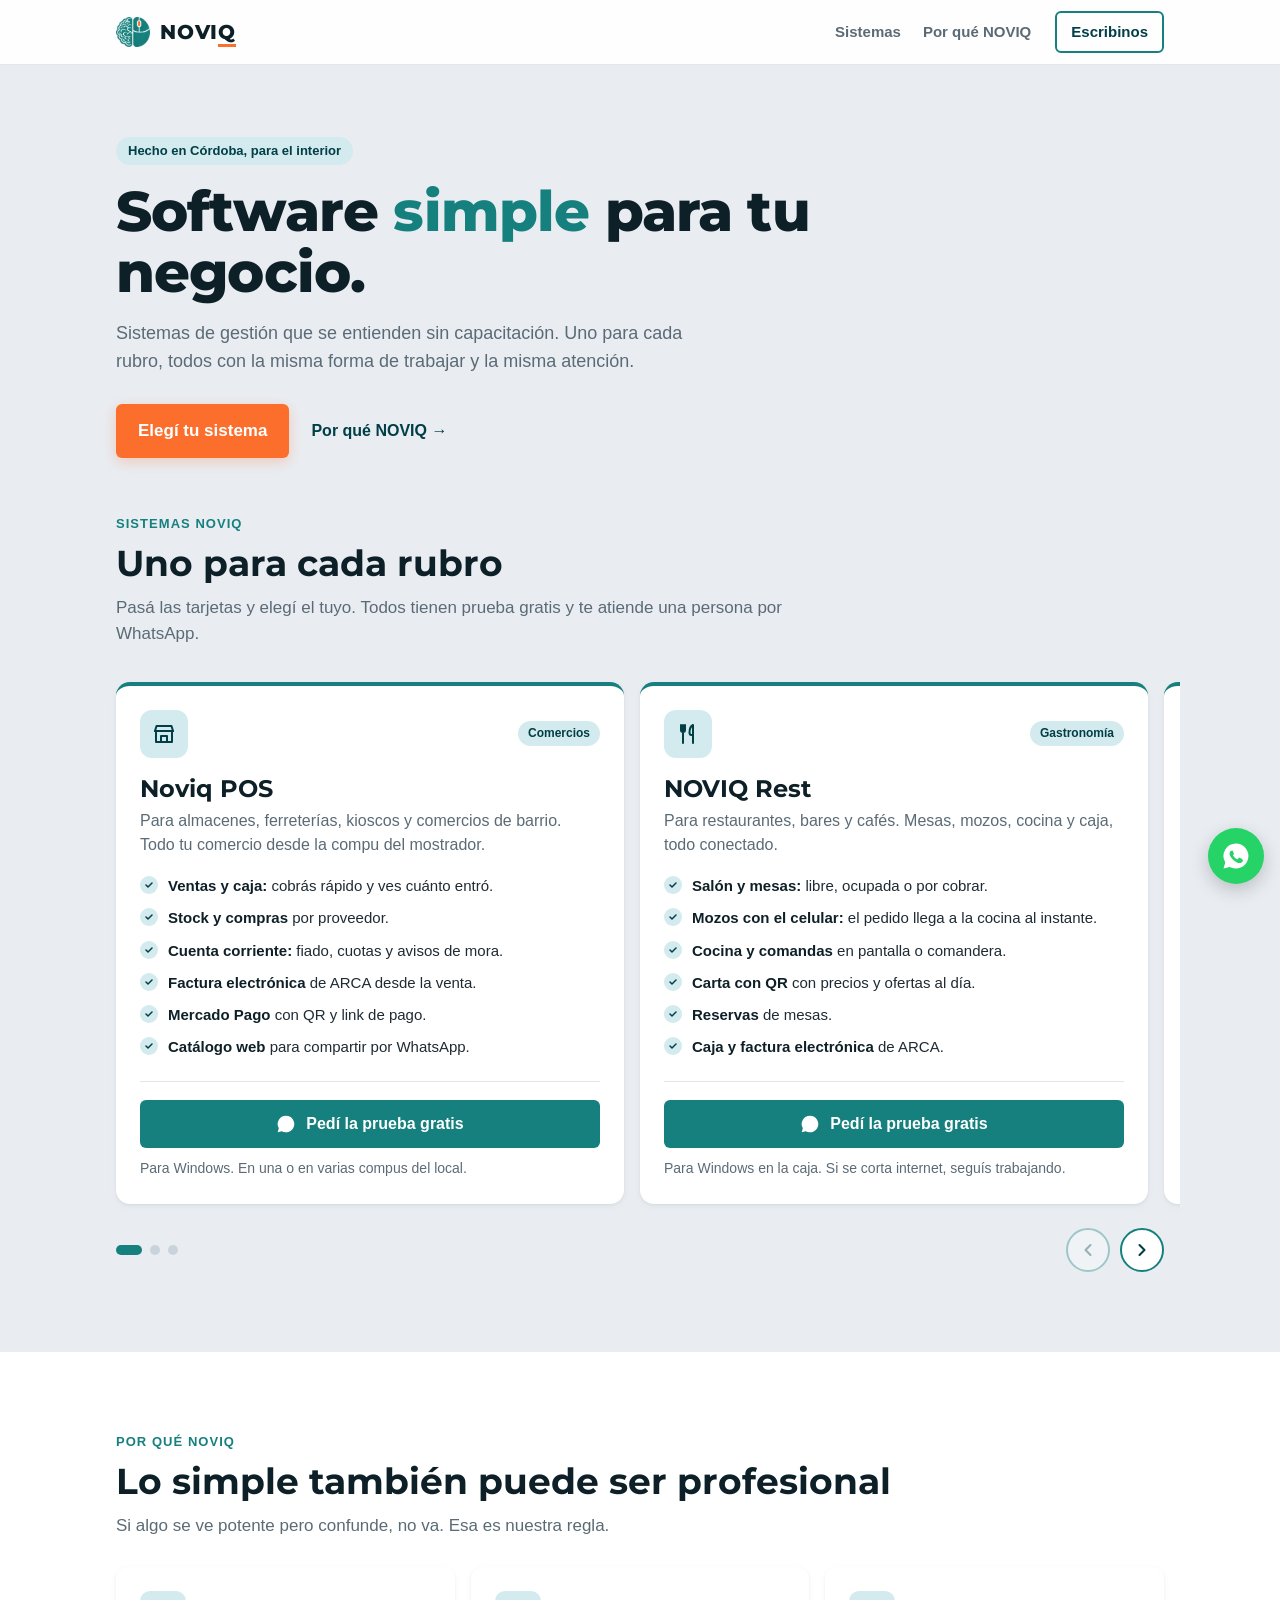
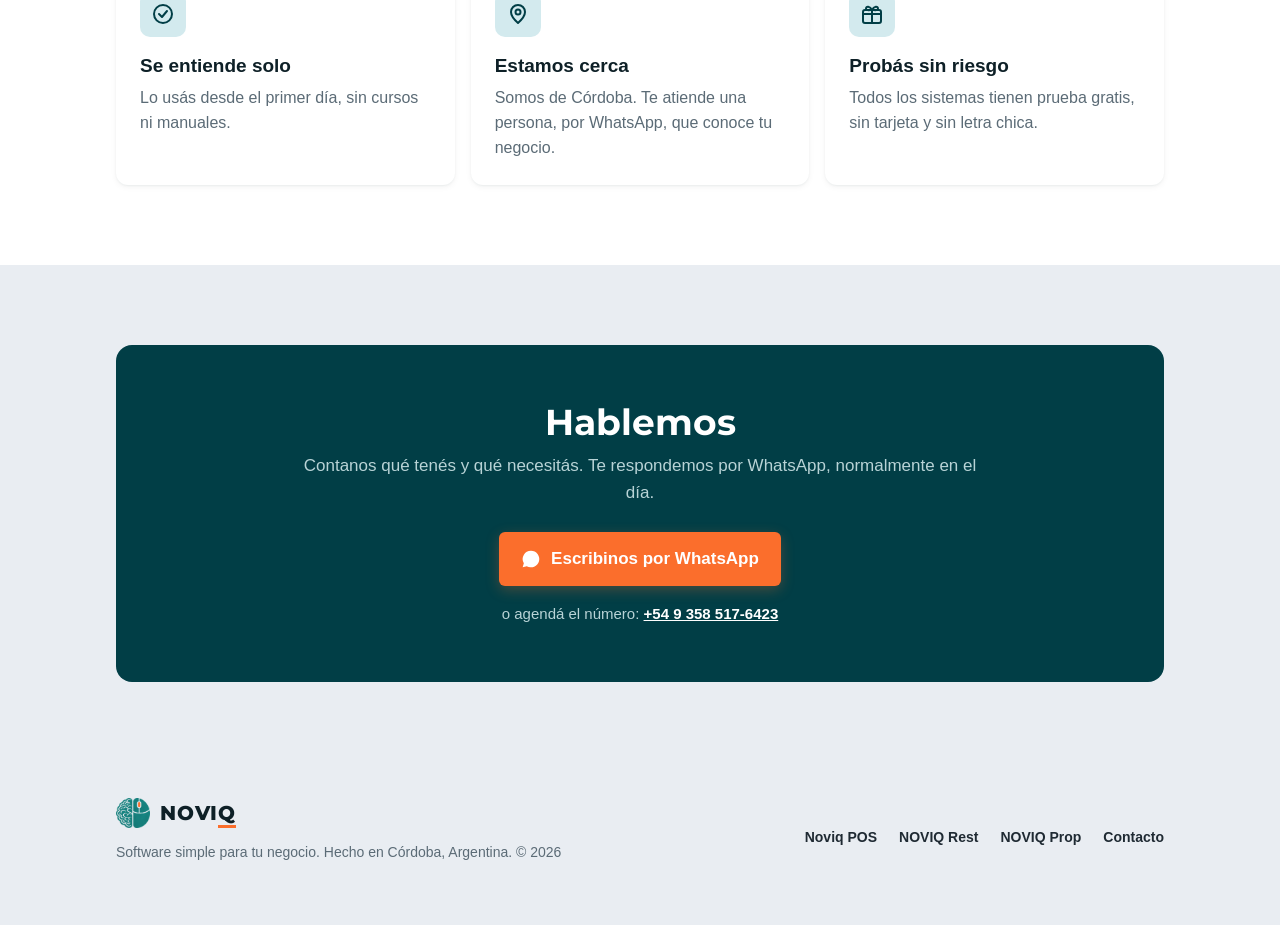
<file: index.html>
<!doctype html>
<html lang="es">
<head>
<meta charset="UTF-8">
<meta name="viewport" content="width=device-width, initial-scale=1.0">
<title>NOVIQ — Software simple para tu negocio</title>
<meta name="description" content="Sistemas de gestión que se entienden sin capacitación: Noviq POS para tu comercio y NOVIQ Rest para restaurantes, bares y cafés. Hecho en Córdoba.">
<meta property="og:title" content="NOVIQ — Software simple para tu negocio">
<meta property="og:description" content="Un sistema para cada rubro: Noviq POS para comercios y NOVIQ Rest para gastronomía. Probalos gratis.">
<meta property="og:image" content="https://www.noviq-app.com/assets/isotipo-256.png">
<link rel="icon" href="assets/isotipo-96.png">
<link rel="preconnect" href="https://fonts.googleapis.com">
<link href="https://fonts.googleapis.com/css2?family=Montserrat:wght@600;700;800&display=swap" rel="stylesheet">
<style>
  :root {
    --teal: #15807D; --teal-d: #013E46; --teal-l: #2AA6A0;
    --orange: #FB6E2C; --orange-d: #CC5700;
    --bg: #E9EDF2; --panel: #FFFFFF; --input: #F3F6F9; --sel: #D3EAEE;
    --fg: #1F2A33; --fg2: #5B6B76; --head: #0E2027; --border: #E0E6EC;
    --ok: #12A277;
    --shadow: 0 1px 2px rgba(16,34,48,.05), 0 2px 6px rgba(16,34,48,.05);
    --font: "Segoe UI", -apple-system, "Helvetica Neue", Arial, sans-serif;
    --font-title: "Montserrat", var(--font);
  }
  * { box-sizing: border-box; }
  html { scroll-behavior: smooth; -webkit-text-size-adjust: 100%; }
  body { margin: 0; background: var(--bg); color: var(--fg); font: 16px/1.55 var(--font); }
  a { color: inherit; }
  .wrap { max-width: 1080px; margin: 0 auto; padding: 0 16px; }
  [id] { scroll-margin-top: 72px; }

  /* Encabezado */
  header { position: sticky; top: 0; z-index: 10; background: rgba(255,255,255,.92); backdrop-filter: blur(10px); border-bottom: 1px solid var(--border); }
  header .wrap { display: flex; align-items: center; gap: 24px; height: 64px; }
  .brand { display: flex; align-items: center; gap: 10px; text-decoration: none; }
  .brand img { width: 34px; height: auto; }
  .brand b { font: 800 20px var(--font-title); color: var(--head); letter-spacing: .04em; }
  .brand b span { color: var(--head); border-bottom: 3px solid var(--orange); }
  nav { display: none; gap: 22px; margin-left: auto; font-weight: 600; font-size: 15px; }
  nav a { text-decoration: none; color: var(--fg2); transition: color .15s; }
  nav a:hover { color: var(--teal); }
  .btn-sec { margin-left: auto; display: inline-flex; align-items: center; gap: 8px; text-decoration: none; font-weight: 700; font-size: 15px; color: var(--teal-d); border: 2px solid var(--teal); padding: 7px 14px; border-radius: 6px; transition: background .15s, color .15s; white-space: nowrap; }
  .btn-sec:hover { background: var(--teal); color: #fff; }
  nav + .btn-sec { margin-left: 0; }

  .cta { display: inline-flex; align-items: center; justify-content: center; gap: 10px; background: var(--orange); color: #fff; text-decoration: none; font-weight: 700; font-size: 17px; padding: 14px 22px; border-radius: 6px; box-shadow: 0 4px 14px rgba(251,110,44,.28); transition: background .15s, transform .15s; }
  .cta:hover { background: var(--orange-d); transform: translateY(-1px); }
  .cta-teal { background: var(--teal); box-shadow: 0 4px 14px rgba(21,128,125,.25); }
  .cta-teal:hover { background: var(--teal-d); }
  .link { color: var(--teal-d); font-weight: 700; text-decoration: none; }
  .link:hover { text-decoration: underline; }
  .ico-wa { width: 20px; height: 20px; flex: none; }

  /* Portada */
  .hero { padding: 48px 0 24px; }
  .eyebrow { display: inline-block; font-size: 13px; font-weight: 700; color: var(--teal-d); background: var(--sel); padding: 4px 12px; border-radius: 999px; margin-bottom: 16px; }
  h1 { font: 800 clamp(34px, 6.4vw, 56px)/1.08 var(--font-title); color: var(--head); margin: 0 0 18px; letter-spacing: -.015em; max-width: 14em; }
  h1 em { font-style: normal; color: var(--teal); }
  .lead { font-size: 18px; color: var(--fg2); margin: 0 0 28px; max-width: 34em; }
  .hero-ctas { display: flex; flex-wrap: wrap; gap: 14px 22px; align-items: center; }

  /* Secciones */
  section { padding: 56px 0; }
  section.alt { background: var(--panel); }
  .kicker { font-size: 13px; font-weight: 700; color: var(--teal); text-transform: uppercase; letter-spacing: .08em; margin: 0 0 8px; }
  h2 { font: 700 clamp(26px, 4.2vw, 36px)/1.18 var(--font-title); color: var(--head); margin: 0 0 10px; }
  .sub { color: var(--fg2); margin: 0 0 28px; max-width: 40em; font-size: 17px; }
  .grid { display: grid; gap: 16px; }

  /* Carrusel de sistemas: todas las tarjetas iguales, se pasan con el dedo o con las flechas */
  #sistemas { padding-top: 24px; }
  .carrusel { display: grid; grid-auto-flow: column; grid-auto-columns: 86%; gap: 16px; overflow-x: auto; scroll-snap-type: x mandatory; scroll-padding: 0 16px; padding: 6px 16px 18px; margin: 0 -16px; scrollbar-width: none; overscroll-behavior-x: contain; }
  .carrusel::-webkit-scrollbar { display: none; }
  .sys { scroll-snap-align: start; background: var(--panel); border-radius: 14px; box-shadow: var(--shadow); border-top: 4px solid var(--teal); padding: 24px; display: flex; flex-direction: column; min-width: 0; }
  .sys-top { display: flex; align-items: center; justify-content: space-between; gap: 12px; margin-bottom: 16px; }
  .sys-ico { width: 48px; height: 48px; border-radius: 12px; background: var(--sel); display: grid; place-items: center; flex: none; }
  .sys-ico svg, .why .ico svg { width: 24px; height: 24px; stroke: var(--teal-d); fill: none; stroke-width: 2; stroke-linecap: round; stroke-linejoin: round; }
  .rubro { font-size: 12px; font-weight: 700; color: var(--teal-d); background: var(--sel); padding: 3px 10px; border-radius: 999px; }
  .rubro.pronto { color: var(--fg2); background: var(--input); }
  .sys h3 { margin: 0 0 6px; font: 700 24px var(--font-title); color: var(--head); }
  .sys .para { margin: 0 0 16px; color: var(--fg2); }
  .checks { list-style: none; margin: 0 0 22px; padding: 0; display: grid; gap: 9px; flex: 1; align-content: start; }
  .checks li { position: relative; padding-left: 28px; font-size: 15px; }
  .checks li::before { content: ""; position: absolute; left: 0; top: 2px; width: 18px; height: 18px; border-radius: 50%; background: var(--sel) url("data:image/svg+xml,%3Csvg xmlns='http://www.w3.org/2000/svg' viewBox='0 0 24 24' fill='none' stroke='%23013E46' stroke-width='3' stroke-linecap='round' stroke-linejoin='round'%3E%3Cpath d='M6 12l4 4 8-8'/%3E%3C/svg%3E") center/12px no-repeat; }
  .checks b { color: var(--head); }
  .sys-foot { border-top: 1px solid var(--border); padding-top: 18px; display: grid; gap: 10px; }
  .sys-foot small { color: var(--fg2); font-size: 14px; }
  .btn { display: inline-flex; align-items: center; justify-content: center; gap: 10px; background: var(--teal); color: #fff; text-decoration: none; font-weight: 700; font-size: 16px; padding: 12px 18px; border-radius: 6px; transition: background .15s; }
  .btn:hover { background: var(--teal-d); }
  .btn-borde { background: transparent; color: var(--teal-d); border: 2px solid var(--teal); padding: 10px 16px; }
  .btn-borde:hover { background: var(--teal); color: #fff; }
  .car-ctrl { display: flex; align-items: center; justify-content: space-between; gap: 16px; margin-top: 6px; }
  .puntos { display: flex; gap: 8px; }
  .puntos button { width: 10px; height: 10px; padding: 0; border: 0; border-radius: 999px; background: #C9D3DB; cursor: pointer; transition: width .2s, background .2s; }
  .puntos button[aria-current="true"] { width: 26px; background: var(--teal); }
  .flechas { display: flex; gap: 10px; }
  .flechas button { width: 44px; height: 44px; border-radius: 50%; border: 2px solid var(--teal); background: var(--panel); color: var(--teal-d); display: grid; place-items: center; cursor: pointer; transition: background .15s, opacity .15s; }
  .flechas button:hover:not(:disabled) { background: var(--sel); }
  .flechas button:disabled { opacity: .35; cursor: default; }
  .flechas svg { width: 20px; height: 20px; fill: none; stroke: currentColor; stroke-width: 2.5; stroke-linecap: round; stroke-linejoin: round; }

  /* Por qué */
  .why { background: var(--panel); border-radius: 12px; padding: 24px; box-shadow: var(--shadow); }
  .why .ico { width: 46px; height: 46px; border-radius: 10px; background: var(--sel); display: grid; place-items: center; margin-bottom: 14px; }
  .why h3 { margin: 0 0 6px; font-size: 19px; color: var(--head); }
  .why p { margin: 0; color: var(--fg2); }

  /* Contacto */
  .contact { background: var(--teal-d); color: #fff; border-radius: 16px; padding: 36px 24px; text-align: center; }
  .contact h2 { color: #fff; }
  .contact .sub { color: #B8D3D6; margin: 0 auto 26px; }
  .contact .num { display: block; margin-top: 16px; color: #B8D3D6; font-size: 15px; }
  .contact .num a { color: #fff; font-weight: 700; }

  footer { padding: 36px 0 48px; color: var(--fg2); font-size: 14px; }
  footer .wrap { display: grid; gap: 18px; }
  footer .links { display: flex; flex-wrap: wrap; gap: 8px 22px; }
  footer a { text-decoration: none; color: var(--fg); font-weight: 600; }
  footer a:hover { color: var(--teal); }

  .wa-float { position: fixed; right: 16px; bottom: 16px; z-index: 20; width: 56px; height: 56px; border-radius: 50%; background: #25D366; display: grid; place-items: center; box-shadow: 0 6px 18px rgba(0,0,0,.2); transition: transform .15s; }
  .wa-float:hover { transform: scale(1.06); }
  .wa-float svg { width: 30px; height: 30px; fill: #fff; }

  @media (min-width: 720px) {
    nav { display: flex; }
    .hero { padding: 72px 0 32px; }
    .carrusel { grid-auto-columns: calc((100% - 32px) / 2); }
    section { padding: 80px 0; }
    .grid.c2 { grid-template-columns: repeat(2, 1fr); }
    .grid.c3 { grid-template-columns: repeat(3, 1fr); }
    .contact { padding: 56px 40px; }
    footer .wrap { grid-template-columns: 1fr auto; align-items: center; }
  }
  @media (prefers-reduced-motion: reduce) { html, .carrusel { scroll-behavior: auto; } * { transition: none !important; } }
</style>
</head>
<body>

<header>
  <div class="wrap">
    <a class="brand" href="/" aria-label="NOVIQ, inicio"><img src="assets/isotipo-96.png" alt=""><b>NOVI<span>Q</span></b></a>
    <nav aria-label="Principal">
      <a href="#sistemas">Sistemas</a>
      <a href="#por-que">Por qué NOVIQ</a>
    </nav>
    <a class="btn-sec" href="#contacto">Escribinos</a>
  </div>
</header>

<main>
  <div class="hero">
    <div class="wrap">
      <span class="eyebrow">Hecho en Córdoba, para el interior</span>
      <h1>Software <em>simple</em> para tu negocio.</h1>
      <p class="lead">Sistemas de gestión que se entienden sin capacitación. Uno para cada rubro, todos con la misma forma de trabajar y la misma atención.</p>
      <div class="hero-ctas">
        <a class="cta" href="#sistemas">Elegí tu sistema</a>
        <a class="link" href="#por-que">Por qué NOVIQ →</a>
      </div>
    </div>
  </div>

  <section id="sistemas" aria-labelledby="t-sistemas">
    <div class="wrap">
      <p class="kicker">Sistemas NOVIQ</p>
      <h2 id="t-sistemas">Uno para cada rubro</h2>
      <p class="sub">Pasá las tarjetas y elegí el tuyo. Todos tienen prueba gratis y te atiende una persona por WhatsApp.</p>

      <div class="carrusel" id="carrusel" tabindex="0" aria-label="Sistemas NOVIQ">
        <article class="sys" id="pos" aria-label="Noviq POS">
          <div class="sys-top">
            <div class="sys-ico"><svg viewBox="0 0 24 24"><path d="M3 9l1.5-5h15L21 9"/><path d="M4 9v11h16V9"/><path d="M3 9h18M9 20v-6h6v6"/></svg></div>
            <span class="rubro">Comercios</span>
          </div>
          <h3>Noviq POS</h3>
          <p class="para">Para almacenes, ferreterías, kioscos y comercios de barrio. Todo tu comercio desde la compu del mostrador.</p>
          <ul class="checks">
            <li><b>Ventas y caja:</b> cobrás rápido y ves cuánto entró.</li>
            <li><b>Stock y compras</b> por proveedor.</li>
            <li><b>Cuenta corriente:</b> fiado, cuotas y avisos de mora.</li>
            <li><b>Factura electrónica</b> de ARCA desde la venta.</li>
            <li><b>Mercado Pago</b> con QR y link de pago.</li>
            <li><b>Catálogo web</b> para compartir por WhatsApp.</li>
          </ul>
          <div class="sys-foot">
            <a class="btn" href="https://wa.me/5493585176423?text=Hola%2C%20quiero%20probar%20Noviq%20POS"><svg class="ico-wa" viewBox="0 0 24 24" fill="currentColor" aria-hidden="true"><path d="M12 2a10 10 0 0 0-8.6 15.1L2 22l5-1.3A10 10 0 1 0 12 2z"/></svg>Pedí la prueba gratis</a>
            <small>Para Windows. En una o en varias compus del local.</small>
          </div>
        </article>

        <article class="sys" id="rest" aria-label="NOVIQ Rest">
          <div class="sys-top">
            <div class="sys-ico"><svg viewBox="0 0 24 24"><path d="M7 3v8M5 3v5a2 2 0 0 0 4 0V3M7 11v10"/><path d="M17 21V3c-2 1-3.5 3.5-3.5 7.5 0 1.5.7 2.5 2 2.5H17"/></svg></div>
            <span class="rubro">Gastronomía</span>
          </div>
          <h3>NOVIQ Rest</h3>
          <p class="para">Para restaurantes, bares y cafés. Mesas, mozos, cocina y caja, todo conectado.</p>
          <ul class="checks">
            <li><b>Salón y mesas:</b> libre, ocupada o por cobrar.</li>
            <li><b>Mozos con el celular:</b> el pedido llega a la cocina al instante.</li>
            <li><b>Cocina y comandas</b> en pantalla o comandera.</li>
            <li><b>Carta con QR</b> con precios y ofertas al día.</li>
            <li><b>Reservas</b> de mesas.</li>
            <li><b>Caja y factura electrónica</b> de ARCA.</li>
          </ul>
          <div class="sys-foot">
            <a class="btn" href="https://wa.me/5493585176423?text=Hola%2C%20quiero%20probar%20NOVIQ%20Rest"><svg class="ico-wa" viewBox="0 0 24 24" fill="currentColor" aria-hidden="true"><path d="M12 2a10 10 0 0 0-8.6 15.1L2 22l5-1.3A10 10 0 1 0 12 2z"/></svg>Pedí la prueba gratis</a>
            <small>Para Windows en la caja. Si se corta internet, seguís trabajando.</small>
          </div>
        </article>

        <article class="sys" id="prop" aria-label="NOVIQ Prop, próximamente">
          <div class="sys-top">
            <div class="sys-ico"><svg viewBox="0 0 24 24"><path d="M3 11l9-7 9 7"/><path d="M5 10v10h14V10"/><path d="M10 20v-5h4v5"/></svg></div>
            <span class="rubro pronto">Próximamente</span>
          </div>
          <h3>NOVIQ Prop</h3>
          <p class="para">Para inmobiliarias y para quien alquila por temporada: cabañas, casas y departamentos.</p>
          <ul class="checks">
            <li><b>Propiedades</b> con sus dueños e inquilinos.</li>
            <li><b>Contratos con ajuste</b> por ICL, IPC o porcentaje.</li>
            <li><b>Quién pagó y quién debe,</b> con punitorios.</li>
            <li><b>Lo que se rinde</b> a cada propietario.</li>
            <li><b>Temporada:</b> la grilla del mes y las reservas sin pisarse.</li>
          </ul>
          <div class="sys-foot">
            <a class="btn btn-borde" href="https://wa.me/5493585176423?text=Hola%2C%20quiero%20saber%20cu%C3%A1ndo%20sale%20NOVIQ%20Prop">Avisame cuando salga</a>
            <small>Estamos terminando de probarlo.</small>
          </div>
        </article>
      </div>

      <div class="car-ctrl">
        <div class="puntos" id="puntos"></div>
        <div class="flechas">
          <button type="button" id="ant" aria-label="Sistema anterior"><svg viewBox="0 0 24 24"><path d="M15 6l-6 6 6 6"/></svg></button>
          <button type="button" id="sig" aria-label="Sistema siguiente"><svg viewBox="0 0 24 24"><path d="M9 6l6 6-6 6"/></svg></button>
        </div>
      </div>
    </div>
  </section>

  <section class="alt" id="por-que">
    <div class="wrap">
      <p class="kicker">Por qué NOVIQ</p>
      <h2>Lo simple también puede ser profesional</h2>
      <p class="sub">Si algo se ve potente pero confunde, no va. Esa es nuestra regla.</p>
      <div class="grid c3">
        <div class="why"><div class="ico"><svg viewBox="0 0 24 24"><circle cx="12" cy="12" r="9"/><path d="M8 12l3 3 5-6"/></svg></div><h3>Se entiende solo</h3><p>Lo usás desde el primer día, sin cursos ni manuales.</p></div>
        <div class="why"><div class="ico"><svg viewBox="0 0 24 24"><path d="M12 21s-7-6.2-7-11a7 7 0 0 1 14 0c0 4.8-7 11-7 11z"/><circle cx="12" cy="10" r="2.5"/></svg></div><h3>Estamos cerca</h3><p>Somos de Córdoba. Te atiende una persona, por WhatsApp, que conoce tu negocio.</p></div>
        <div class="why"><div class="ico"><svg viewBox="0 0 24 24"><rect x="3" y="8" width="18" height="13" rx="2"/><path d="M12 8v13M3 12h18M12 8c-2-4-6-4-6-1.5S10 8 12 8zM12 8c2-4 6-4 6-1.5S14 8 12 8z"/></svg></div><h3>Probás sin riesgo</h3><p>Todos los sistemas tienen prueba gratis, sin tarjeta y sin letra chica.</p></div>
      </div>
    </div>
  </section>

  <section id="contacto">
    <div class="wrap">
      <div class="contact">
        <h2>Hablemos</h2>
        <p class="sub">Contanos qué tenés y qué necesitás. Te respondemos por WhatsApp, normalmente en el día.</p>
        <a class="cta" href="https://wa.me/5493585176423?text=Hola%2C%20me%20interesa%20conocer%20NOVIQ">
          <svg class="ico-wa" viewBox="0 0 24 24" fill="currentColor" aria-hidden="true"><path d="M12 2a10 10 0 0 0-8.6 15.1L2 22l5-1.3A10 10 0 1 0 12 2z"/></svg>
          Escribinos por WhatsApp
        </a>
        <span class="num">o agendá el número: <a href="tel:+5493585176423">+54 9 358 517-6423</a></span>
      </div>
    </div>
  </section>
</main>

<footer>
  <div class="wrap">
    <div>
      <a class="brand" href="/"><img src="assets/isotipo-96.png" alt=""><b>NOVI<span>Q</span></b></a>
      <p>Software simple para tu negocio. Hecho en Córdoba, Argentina. © 2026</p>
    </div>
    <div class="links">
      <a href="#pos">Noviq POS</a>
      <a href="#rest">NOVIQ Rest</a>
      <a href="#prop">NOVIQ Prop</a>
      <a href="#contacto">Contacto</a>
    </div>
  </div>
</footer>

<a class="wa-float" href="https://wa.me/5493585176423?text=Hola%2C%20me%20interesa%20conocer%20NOVIQ" target="_blank" rel="noopener" aria-label="Escribinos por WhatsApp">
  <svg viewBox="0 0 24 24" aria-hidden="true"><path d="M12 2a10 10 0 0 0-8.6 15.1L2 22l5-1.3A10 10 0 1 0 12 2z"/><path d="M16.5 14.1c-.2-.1-1.5-.7-1.7-.8-.2-.1-.4-.1-.6.1l-.8 1c-.1.2-.3.2-.5.1a6.7 6.7 0 0 1-3.3-2.9c-.2-.4.2-.4.7-1.3.1-.2 0-.3 0-.4l-.8-1.8c-.2-.5-.4-.4-.6-.4h-.5a1 1 0 0 0-.7.3 3 3 0 0 0-.9 2.2 5.2 5.2 0 0 0 1.1 2.7 11.8 11.8 0 0 0 4.5 4c1.7.7 2.4.8 3.2.6.5-.1 1.5-.6 1.7-1.2.2-.6.2-1.1.2-1.2-.1-.1-.3-.2-.5-.3z" style="fill:#25D366"/></svg>
</a>

<script>
  // Carrusel: sin JavaScript igual se pasa con el dedo; esto suma flechas y puntos.
  (function () {
    var pista = document.getElementById("carrusel");
    var tarjetas = [].slice.call(pista.children);
    var puntos = document.getElementById("puntos");
    var ant = document.getElementById("ant"), sig = document.getElementById("sig");
    var suave = !matchMedia("(prefers-reduced-motion: reduce)").matches;

    function ir(i) {
      i = Math.max(0, Math.min(tarjetas.length - 1, i));
      pista.scrollTo({ left: tarjetas[i].offsetLeft - tarjetas[0].offsetLeft, behavior: suave ? "smooth" : "auto" });
    }
    function actual() {
      var x = pista.scrollLeft, mejor = 0, dist = Infinity;
      tarjetas.forEach(function (t, i) {
        var d = Math.abs(t.offsetLeft - tarjetas[0].offsetLeft - x);
        if (d < dist) { dist = d; mejor = i; }
      });
      return mejor;
    }
    tarjetas.forEach(function (t, i) {
      var b = document.createElement("button");
      b.type = "button";
      b.setAttribute("aria-label", "Ver " + t.querySelector("h3").textContent);
      b.addEventListener("click", function () { ir(i); });
      puntos.appendChild(b);
    });
    function pintar() {
      var i = actual(), fin = pista.scrollLeft + pista.clientWidth >= pista.scrollWidth - 4;
      [].forEach.call(puntos.children, function (b, j) { b.setAttribute("aria-current", j === i ? "true" : "false"); });
      ant.disabled = pista.scrollLeft <= 4;
      sig.disabled = fin;
    }
    ant.addEventListener("click", function () { ir(actual() - 1); });
    sig.addEventListener("click", function () { ir(actual() + 1); });
    pista.addEventListener("scroll", function () { requestAnimationFrame(pintar); }, { passive: true });
    pista.addEventListener("keydown", function (e) {
      if (e.key === "ArrowRight") { e.preventDefault(); ir(actual() + 1); }
      if (e.key === "ArrowLeft") { e.preventDefault(); ir(actual() - 1); }
    });
    addEventListener("resize", pintar);
    // Los links del pie (#pos, #rest) llevan a su tarjeta dentro del carrusel.
    document.querySelectorAll('a[href="#pos"], a[href="#rest"], a[href="#prop"]').forEach(function (a) {
      a.addEventListener("click", function (e) {
        e.preventDefault();
        document.getElementById("sistemas").scrollIntoView({ behavior: suave ? "smooth" : "auto" });
        ir(tarjetas.indexOf(document.getElementById(a.getAttribute("href").slice(1))));
      });
    });
    pintar();
  })();

  // Los links de WhatsApp ya funcionan sin JavaScript; esto solo los abre en otra pestaña.
  document.querySelectorAll('a[href^="https://wa.me/"]').forEach(function (a) {
    a.target = "_blank";
    a.rel = "noopener";
  });
</script>
</body>
</html>
</file>
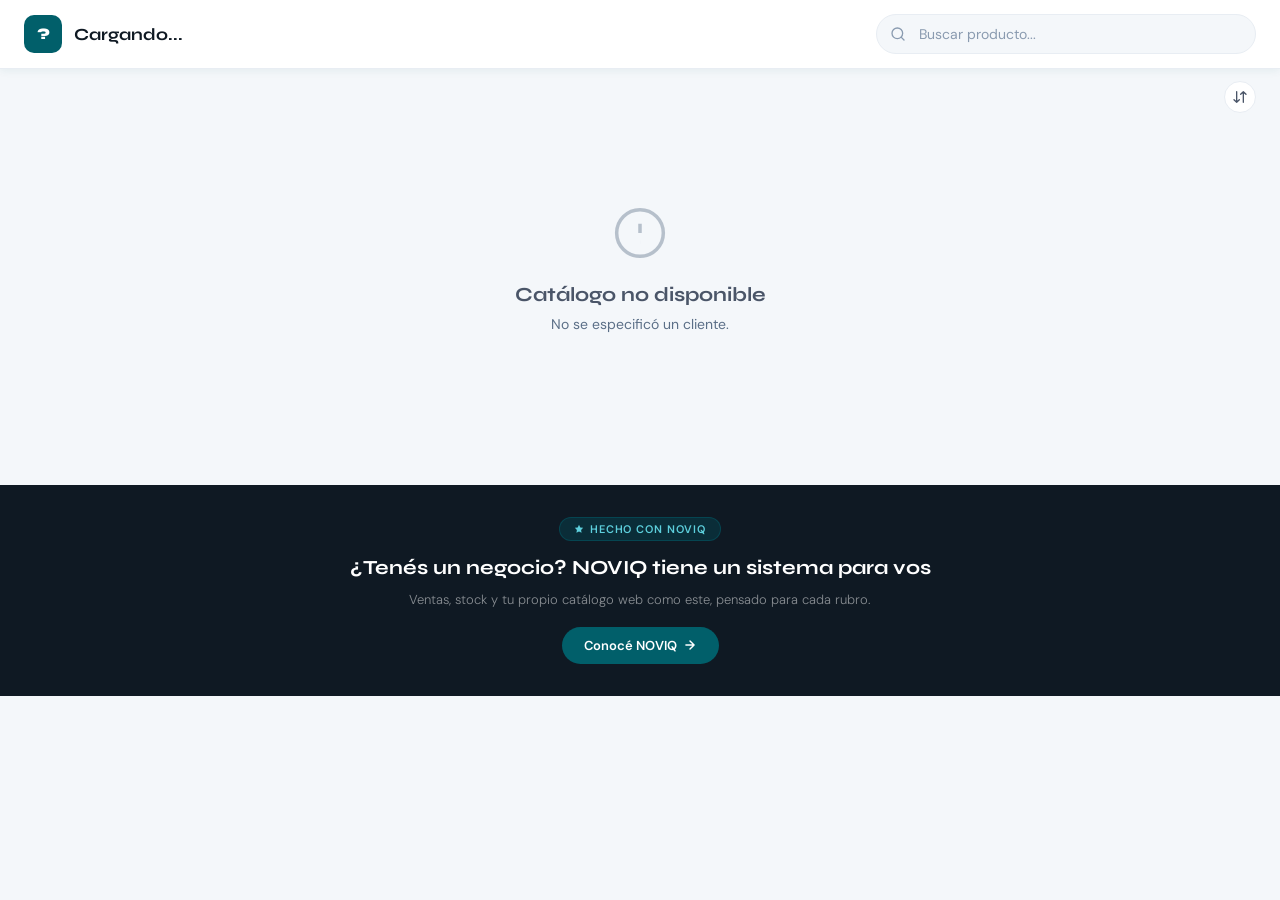
<file: catalogo/index.html>
<!DOCTYPE html>
<html lang="es">
<head>
  <meta charset="UTF-8" />
  <meta name="viewport" content="width=device-width, initial-scale=1.0" />
  <title>Catálogo</title>
  <link rel="preconnect" href="https://fonts.googleapis.com" />
  <link rel="preconnect" href="https://fonts.gstatic.com" crossorigin />
  <link href="https://fonts.googleapis.com/css2?family=Inter:wght@600;700&family=Syne:wght@400;600;700;800&family=DM+Sans:ital,opsz,wght@0,9..40,300;0,9..40,400;0,9..40,500;1,9..40,300&display=swap" rel="stylesheet" />

  <style>
    /* ── Variables ─────────────────────────────────────────────────────── */
    :root {
      --teal:        #015F6A;
      --teal-light:  #017A88;
      --teal-xlight: #E6F4F6;
      --orange:      #FF6D00;
      --orange-light:#FFF0E6;
      /* El naranja de marca como TEXTO sobre su propio fondo claro daba
         2.53:1 — abajo del 4.5:1 que pide WCAG AA. Es el mismo par
         relleno/texto que ya existe en el POS: el color calibrado para
         rellenar no sirve para escribir encima. Este da 4.80:1 y es el
         mismo naranja, solo más oscuro. */
      --orange-text: #B24C00;
      --dark:        #0F1923;
      --mid:         #4A5568;
      /* Idem: #8A9BB0 daba 2.84:1 sobre blanco y 2.64:1 sobre el lienzo, y es
         el color de la descripción de cada producto y del contador de
         resultados — o sea, texto que hay que poder leer. Ahora 4.80:1. */
      --light:       #5B6F87;
      /* El gris original queda para lo que NO es texto: el ícono de la lupa,
         los placeholders y los bordes de los estados vacíos. */
      --light-ico:   #8A9BB0;
      --border:      #E8EDF3;
      --bg:          #F4F7FA;
      --white:       #FFFFFF;
      --card-r:      16px;
      --shadow-sm:   0 2px 8px rgba(1,95,106,.07);
      --shadow-md:   0 8px 32px rgba(1,95,106,.12);
      --shadow-hover:0 16px 48px rgba(1,95,106,.18);
    }

    /* ── Reset ─────────────────────────────────────────────────────────── */
    *, *::before, *::after { box-sizing: border-box; margin: 0; padding: 0; }
    html { scroll-behavior: smooth; }
    body {
      font-family: 'DM Sans', sans-serif;
      background: var(--bg);
      color: var(--dark);
      min-height: 100vh;
    }

    /* ── Header ────────────────────────────────────────────────────────── */
    .site-header {
      background: var(--white);
      border-bottom: 1px solid var(--border);
      position: sticky;
      top: 0;
      z-index: 100;
      box-shadow: var(--shadow-sm);
    }
    .header-inner {
      max-width: 1280px;
      margin: 0 auto;
      padding: 0 24px;
      height: 68px;
      display: flex;
      align-items: center;
      justify-content: space-between;
      gap: 16px;
    }
    .brand {
      display: flex;
      align-items: center;
      gap: 12px;
      text-decoration: none;
    }
    .brand-logo {
      width: 38px;
      height: 38px;
      background: var(--teal);
      border-radius: 10px;
      display: flex;
      align-items: center;
      justify-content: center;
      font-family: 'Syne', sans-serif;
      font-weight: 800;
      font-size: 15px;
      color: var(--white);
      letter-spacing: -0.5px;
    }
    .brand-logo img { width: 100%; height: 100%; object-fit: contain; border-radius: inherit; }
    .brand-info { display: flex; flex-direction: column; }
    .brand-name {
      font-family: 'Syne', sans-serif;
      font-weight: 700;
      font-size: 17px;
      color: var(--dark);
      line-height: 1;
    }
    .brand-sub {
      font-size: 11px;
      color: var(--light);
      font-weight: 300;
      margin-top: 2px;
    }
    .header-search {
      flex: 1;
      max-width: 380px;
      position: relative;
    }
    .header-search input {
      width: 100%;
      padding: 10px 16px 10px 42px;
      border: 1.5px solid var(--border);
      border-radius: 50px;
      font-family: 'DM Sans', sans-serif;
      font-size: 14px;
      color: var(--dark);
      background: var(--bg);
      outline: none;
      transition: border-color .2s, box-shadow .2s;
    }
    .header-search input:focus {
      border-color: var(--teal);
      box-shadow: 0 0 0 3px rgba(1,95,106,.1);
      background: var(--white);
    }
    .header-search input::placeholder { color: var(--light-ico); }
    .search-icon {
      position: absolute;
      left: 14px;
      top: 50%;
      transform: translateY(-50%);
      color: var(--light-ico);
      pointer-events: none;
    }

    /* ── Filtros (22/11/2026) ──────────────────────────────────────────
       Categoría y orden van uno debajo del otro, arriba de la primera
       columna (render() los mueve ahí). Así la primera columna arranca más
       abajo que la segunda y el escalonado sale solo, sin un hueco vacío. */
    .toolbar {
      max-width: 1280px;
      margin: 12px auto 0;
      padding: 0 24px;
      display: flex;
      align-items: center;
      gap: 8px;
    }
    .chips-cat {
      flex: 1 1 auto;
      min-width: 0;
      display: flex;
      gap: 6px;
      overflow-x: auto;
      scrollbar-width: none;
      -webkit-overflow-scrolling: touch;
    }
    .chips-cat::-webkit-scrollbar { display: none; }
    .chip-cat {
      flex: 0 0 auto;
      height: 32px;
      padding: 0 14px;
      border-radius: 16px;
      border: 1px solid var(--border);
      background: var(--white);
      font-family: 'DM Sans', sans-serif;
      font-size: 13px;
      font-weight: 600;
      color: var(--mid);
      cursor: pointer;
      white-space: nowrap;
    }
    .chip-cat.activa { background: var(--teal); border-color: var(--teal); color: var(--white); }
    .orden-btn {
      position: relative;
      flex: 0 0 32px;
      height: 32px;
      border-radius: 50%;
      border: 1px solid var(--border);
      background: var(--white);
      color: var(--mid);
      display: flex;
      align-items: center;
      justify-content: center;
    }
    .orden-btn svg { width: 16px; height: 16px; }
    .orden-btn.activo { background: var(--teal); border-color: var(--teal); color: var(--white); }
    /* El desplegable de siempre, invisible encima del ícono: en el celular
       abre la lista nativa del teléfono, que es la más cómoda. */
    .orden-btn select { position: absolute; inset: 0; width: 100%; height: 100%; opacity: 0; cursor: pointer; }
    .sort-select {
      width: 100%;
      min-width: 0;
      padding: 9px 32px 9px 12px;
      border: 1.5px solid var(--border);
      border-radius: 10px;
      background: var(--white);
      font-family: 'DM Sans', sans-serif;
      font-size: 13px;
      font-weight: 600;
      color: var(--dark);
      cursor: pointer;
      outline: none;
      transition: border-color .18s;
      appearance: none;
      text-overflow: ellipsis;
      background-image: url("data:image/svg+xml,%3Csvg xmlns='http://www.w3.org/2000/svg' width='12' height='12' viewBox='0 0 24 24' fill='none' stroke='%238A9BB0' stroke-width='2.5'%3E%3Cpath d='M6 9l6 6 6-6'/%3E%3C/svg%3E");
      background-repeat: no-repeat;
      background-position: right 12px center;
    }
    .sort-select:focus { border-color: var(--teal); }

    /* ── Grilla escalonada ─────────────────────────────────────────────
       Columnas independientes (las arma render() según el ancho) y las
       pares arrancan más abajo, como en Mercado Libre. Cada tarjeta mide
       lo que necesita, así que el escalonado se mantiene al bajar. */
    .grid {
      max-width: 1280px;
      margin: 12px auto 0;
      padding: 0 24px 24px;
      display: flex;
      align-items: flex-start;
      gap: 12px;
    }
    .grid > .empty, .grid > .loading { flex: 1 1 100%; }
    .grid-col { flex: 1 1 0; min-width: 0; display: flex; flex-direction: column; gap: 12px; }

    /* ── Card ──────────────────────────────────────────────────────────── */
    .card {
      background: var(--white);
      border-radius: 10px;
      overflow: hidden;
      display: flex;
      flex-direction: column;
      box-shadow: 0 1px 2px rgba(16,24,40,.07);
      transition: box-shadow .25s;
      animation: fadeUp .4s ease both;
      cursor: pointer;
    }
    .card:hover { box-shadow: var(--shadow-hover); }
    @keyframes fadeUp {
      from { opacity: 0; transform: translateY(14px); }
      to   { opacity: 1; transform: translateY(0); }
    }
    .card-img-wrap {
      position: relative;
      aspect-ratio: 1 / 1;
      background: #FFFFFF;
      overflow: hidden;
    }
    .card-img-wrap img {
      width: 100%;
      height: 100%;
      object-fit: contain;
      padding: 12px;
      transition: transform .3s;
    }
    .card:hover .card-img-wrap img { transform: scale(1.04); }
    .img-placeholder {
      width: 100%;
      height: 100%;
      display: flex;
      flex-direction: column;
      align-items: center;
      justify-content: center;
      gap: 8px;
      color: var(--light);
    }
    .img-placeholder svg { width: 40px; height: 40px; opacity: .4; }
    .img-placeholder span { font-size: 11px; opacity: .6; }
    .card-body {
      padding: 8px 10px 12px;
      display: flex;
      flex-direction: column;
      gap: 2px;
    }
    .card-name {
      font-size: 14px;
      line-height: 1.3;
      color: var(--dark);
      display: -webkit-box;
      -webkit-line-clamp: 2;
      -webkit-box-orient: vertical;
      overflow: hidden;
    }
    /* El precio iba en Syne, que es ancha y hace difícil leer los números.
       Inter con cifras parejas se lee de un vistazo. */
    .card-price {
      font-family: 'Inter', 'DM Sans', sans-serif;
      font-weight: 700;
      font-size: 20px;
      letter-spacing: -.3px;
      line-height: 1.2;
      color: var(--dark);
      font-variant-numeric: tabular-nums;
      margin-top: 4px;
    }
    /* Sin foto (22/11/2026): sin el cuadro gris de «Sin imagen», que ocupaba
       media tarjeta. Queda una tarjeta chica con fondo apenas teñido para
       distinguirla del fondo, con el botón del carrito al lado del precio. */
    .card.sin-foto {
      background: #FFEEDF;
      box-shadow: none;
      border: 1px solid #F7DCC4;
    }
    /* Cuatro tonos suaves, mezclados por posición (ver tonoDe()): se
       distinguen del fondo gris y ninguna tarjeta queda al lado de otra igual. */
    .card.sin-foto.tono-1 { background: #E3F4EA; border-color: #C8E6D3; }
    .card.sin-foto.tono-2 { background: #ECE8FB; border-color: #D8D0F3; }
    .card.sin-foto.tono-3 { background: #FFF5CF; border-color: #F1E3A6; }
    .card.sin-foto .card-body { padding: 12px 12px 12px; gap: 4px; }
    .card.sin-foto .card-fila {
      display: flex;
      align-items: center;
      justify-content: space-between;
      gap: 8px;
    }
    .card.sin-foto .card-price { margin-top: 0; font-size: 18px; }
    .card.sin-foto .add-mini { position: static; flex: 0 0 auto; width: 36px; height: 36px; }
    .card.sin-foto .add-mini svg { width: 18px; height: 18px; }
    .card-ent { font-size: 12.5px; color: var(--light); }
    .card-cuo { font-size: 12.5px; font-weight: 600; color: var(--teal); }

    /* ── Modal detalle ─────────────────────────────────────────────────── */
    .modal-overlay {
      position: fixed;
      inset: 0;
      background: rgba(15,25,35,.6);
      backdrop-filter: blur(3px);
      display: none;
      align-items: center;
      justify-content: center;
      padding: 20px;
      z-index: 200;
    }
    .modal-overlay.open { display: flex; animation: fadeIn .2s ease both; }
    @keyframes fadeIn { from { opacity: 0 } to { opacity: 1 } }
    .modal {
      background: var(--white);
      border-radius: 20px;
      width: 100%;
      max-width: 520px;
      max-height: 90vh;
      overflow-y: auto;
      box-shadow: var(--shadow-md);
      position: relative;
      animation: popIn .25s cubic-bezier(.2,.8,.3,1) both;
    }
    @keyframes popIn { from { opacity: 0; transform: translateY(24px) scale(.97) } to { opacity: 1; transform: none } }
    .modal-close {
      position: absolute;
      top: 12px; right: 12px;
      width: 34px; height: 34px;
      border: none;
      border-radius: 50%;
      background: rgba(255,255,255,.9);
      box-shadow: var(--shadow-sm);
      color: var(--mid);
      cursor: pointer;
      display: flex; align-items: center; justify-content: center;
      z-index: 2;
    }
    .modal-close:hover { background: var(--white); color: var(--dark); }
    .modal-img {
      width: 100%;
      aspect-ratio: 1 / 1;
      max-height: 46vh;
      background: #F8FAFB;
      display: flex; align-items: center; justify-content: center;
      overflow: hidden;
    }
    .modal-img img { width: 100%; height: 100%; object-fit: contain; padding: 18px; }
    .modal-body { padding: 20px 22px 24px; display: flex; flex-direction: column; gap: 12px; }
    .modal-cat {
      align-self: flex-start;
      background: var(--teal-xlight);
      color: var(--teal);
      font-size: 10px;
      font-weight: 700;
      letter-spacing: .05em;
      text-transform: uppercase;
      padding: 4px 10px;
      border-radius: 50px;
    }
    .modal-name {
      font-family: 'Syne', sans-serif;
      font-weight: 700;
      font-size: 22px;
      line-height: 1.25;
      color: var(--dark);
    }
    .modal-desc {
      font-size: 14px;
      line-height: 1.6;
      color: var(--mid);
      font-weight: 300;
      white-space: pre-line;
    }
    .modal-prices {
      border-top: 1px solid var(--border);
      padding-top: 14px;
      display: flex;
      flex-direction: column;
      gap: 8px;
    }
    .modal-price {
      font-family: 'Syne', sans-serif;
      font-weight: 800;
      font-size: 30px;
      color: var(--teal);
      line-height: 1;
    }
    .modal-row { font-size: 14px; color: var(--mid); }
    .modal-row b { color: var(--dark); font-weight: 600; }
    .modal-plan {
      display: inline-flex;
      align-items: center;
      gap: 6px;
      align-self: flex-start;
      background: var(--orange-light);
      color: var(--orange-text);
      font-size: 13px;
      font-weight: 600;
      padding: 8px 14px;
      border-radius: 10px;
    }
    body.modal-open { overflow: hidden; }

    /* ── Empty state ───────────────────────────────────────────────────── */
    .empty {
      grid-column: 1 / -1;
      text-align: center;
      padding: 80px 20px;
      color: var(--light);
    }
    .empty svg { width: 56px; height: 56px; margin-bottom: 16px; opacity: .4; }
    .empty h3 { font-family: 'Syne', sans-serif; font-size: 20px; color: var(--mid); margin-bottom: 8px; }
    .empty p { font-size: 14px; }

    /* ── Loading ───────────────────────────────────────────────────────── */
    .loading {
      grid-column: 1 / -1;
      text-align: center;
      padding: 80px 20px;
    }
    .spinner {
      width: 36px; height: 36px;
      border: 3px solid var(--border);
      border-top-color: var(--teal);
      border-radius: 50%;
      animation: spin .7s linear infinite;
      margin: 0 auto 16px;
    }
    @keyframes spin { to { transform: rotate(360deg); } }

    /* ── Noviq promo footer ────────────────────────────────────────────── */
    .noviq-promo {
      background: var(--dark);
      margin-top: 48px;
      padding: 32px 24px;
      text-align: center;
    }
    .noviq-promo-inner {
      max-width: 600px;
      margin: 0 auto;
      display: flex;
      flex-direction: column;
      align-items: center;
      gap: 10px;
    }
    .noviq-badge {
      display: inline-flex;
      align-items: center;
      gap: 6px;
      background: rgba(1,95,106,.3);
      border: 1px solid rgba(1,95,106,.5);
      border-radius: 50px;
      padding: 4px 14px;
      font-size: 11px;
      font-weight: 600;
      color: #5DCFDC;
      letter-spacing: .08em;
      text-transform: uppercase;
    }
    .noviq-promo h3 {
      font-family: 'Syne', sans-serif;
      font-size: 20px;
      font-weight: 700;
      color: var(--white);
      margin-top: 4px;
    }
    .noviq-promo p {
      font-size: 13px;
      color: rgba(255,255,255,.5);
      font-weight: 300;
      line-height: 1.6;
    }
    .noviq-promo-link {
      display: inline-flex;
      align-items: center;
      gap: 6px;
      background: var(--teal);
      color: var(--white);
      border-radius: 50px;
      padding: 10px 22px;
      font-size: 13px;
      font-weight: 600;
      text-decoration: none;
      margin-top: 6px;
      transition: background .2s, transform .15s;
    }
    .noviq-promo-link:hover { background: var(--teal-light); transform: translateY(-1px); }

    /* ── Pedidos: carrito, formulario y envío (NQ-72) ───────────────────
       Todo lo de acá abajo solo se ve si `data.json` trae `pedidos.activos`
       en true. Con los pedidos apagados el <body> no recibe la clase
       `con-pedidos` y la página queda EXACTAMENTE como era: sin botón de
       carrito, sin botones de agregar, sin nada. Es la regla de NQ-57 y
       NQ-69 del POS —apagar esconde— traída al catálogo, y es la que hace
       que el comercio que no vende por web no se entere de que esto existe. */
    .solo-pedidos { display: none !important; }
    body.con-pedidos .solo-pedidos { display: revert !important; }
    body.con-pedidos .solo-pedidos.es-flex { display: flex !important; }

    /* ── Botón del carrito, en el header ── */
    .cart-btn {
      position: relative;
      align-items: center;
      gap: 7px;
      background: var(--teal);
      color: var(--white);
      border: none;
      border-radius: 50px;
      padding: 10px 16px;
      font-family: 'DM Sans', sans-serif;
      font-size: 13px;
      font-weight: 600;
      cursor: pointer;
      transition: background .18s, transform .12s;
      /* 44px de alto es el mínimo táctil, y este catálogo se abre casi
         siempre desde un teléfono. */
      min-height: 44px;
      white-space: nowrap;
    }
    .cart-btn:hover { background: var(--teal-light); }
    .cart-btn:active { transform: scale(.97); }
    .cart-btn svg { width: 17px; height: 17px; }
    .cart-count {
      background: var(--orange);
      /* Blanco sobre el naranja de marca da 2.82:1. El naranja no se toca —es
         el relleno de la marca y como relleno está bien—: lo que cede es la
         tinta. Con `--dark` da 6.29:1 y el badge sigue siendo naranja. */
      color: var(--dark);
      border-radius: 50px;
      min-width: 20px;
      height: 20px;
      padding: 0 6px;
      font-size: 11px;
      font-weight: 800;
      display: flex;
      align-items: center;
      justify-content: center;
    }
    /* Con el carrito vacío el contador no se dibuja: un "0" permanente al
       lado del ícono es ruido, y encima invita a abrirlo para no encontrar
       nada. */
    .cart-count[hidden] { display: none; }

    /* ── Botón "Agregar" ── En la tarjeta es un círculo chico con el carrito
       sobre la esquina de la foto; en el detalle, el botón grande. */
    .add-btn {
      align-items: center;
      justify-content: center;
      gap: 6px;
      width: 100%;
      background: var(--teal);
      color: var(--white);
      border: none;
      border-radius: 10px;
      padding: 10px 12px;
      font-family: 'DM Sans', sans-serif;
      font-size: 13px;
      font-weight: 600;
      cursor: pointer;
      min-height: 44px;
      transition: background .18s;
    }
    .add-btn:hover { background: var(--teal-light); }
    .add-btn svg { width: 15px; height: 15px; flex: 0 0 15px; }
    /* Confirmación de que entró al carrito. Dura un segundo y vuelve: sin
       esto, en una lista larga no se distingue el producto que se agregó del
       que no, y el cliente agrega el mismo dos veces. */
    .add-btn.puesto { background: var(--teal-xlight); color: var(--teal); }
    .add-mini {
      position: absolute;
      right: 8px;
      bottom: 8px;
      width: 40px;
      height: 40px;
      border-radius: 50%;
      border: 1px solid var(--border);
      background: var(--white);
      color: var(--teal);
      align-items: center;
      justify-content: center;
      cursor: pointer;
      box-shadow: 0 2px 6px rgba(16,24,40,.14);
      transition: background .18s, color .18s;
    }
    .add-mini svg { width: 20px; height: 20px; }
    /* El texto del botón («Agregar», «Agregado») queda para el lector de
       pantalla: en el círculo solo entra el ícono. */
    .add-mini span { position: absolute; width: 1px; height: 1px; overflow: hidden; clip: rect(0 0 0 0); }
    .add-mini:hover { border-color: var(--teal); }
    .add-mini.puesto { background: var(--teal); color: var(--white); border-color: var(--teal); }

    /* ── Panel del carrito ──
       En escritorio entra desde la derecha; en teléfono sube desde abajo
       (ver el bloque responsive). */
    .cart-overlay {
      position: fixed;
      inset: 0;
      background: rgba(15,25,35,.55);
      backdrop-filter: blur(3px);
      display: none;
      z-index: 300;
    }
    .cart-overlay.open { display: block; animation: fadeIn .2s ease both; }
    .cart-panel {
      position: fixed;
      top: 0; right: 0; bottom: 0;
      width: 100%;
      max-width: 420px;
      background: var(--white);
      z-index: 301;
      display: flex;
      flex-direction: column;
      box-shadow: -8px 0 40px rgba(1,95,106,.18);
      transform: translateX(100%);
      /* `visibility` además del `transform`, y no solo el transform, por dos
         motivos: el desplazamiento se mide contra el ancho del panel y la
         barra de scroll de la ventana lo deja asomando unos píxeles a la
         derecha; y un panel corrido pero visible sigue estando en el recorrido
         del tabulador, así que quien navega con teclado se mete adentro de un
         carrito que no está abierto. Se apaga DESPUÉS de la animación
         (`0s linear .28s`) para que la salida se siga viendo. */
      visibility: hidden;
      transition: transform .28s cubic-bezier(.2,.8,.3,1),
                  visibility 0s linear .28s;
    }
    .cart-panel.open {
      transform: none;
      visibility: visible;
      transition: transform .28s cubic-bezier(.2,.8,.3,1), visibility 0s;
    }
    .cart-head {
      display: flex;
      align-items: center;
      gap: 10px;
      padding: 18px 20px;
      border-bottom: 1px solid var(--border);
      flex: 0 0 auto;
    }
    .cart-head h2 {
      font-family: 'Syne', sans-serif;
      font-size: 17px;
      font-weight: 700;
      color: var(--dark);
      margin-right: auto;
    }
    .cart-close {
      width: 38px; height: 38px;
      border: none; border-radius: 50%;
      background: var(--bg);
      color: var(--mid);
      cursor: pointer;
      display: flex; align-items: center; justify-content: center;
    }
    .cart-close:hover { background: var(--border); color: var(--dark); }
    .cart-body { flex: 1 1 auto; overflow-y: auto; padding: 8px 20px; }
    .cart-foot {
      flex: 0 0 auto;
      border-top: 1px solid var(--border);
      padding: 16px 20px calc(16px + env(safe-area-inset-bottom, 0px));
      background: var(--white);
    }

    /* ── Un renglón del carrito ── */
    .cart-line {
      display: flex;
      gap: 12px;
      padding: 14px 0;
      border-bottom: 1px solid var(--border);
      align-items: flex-start;
    }
    .cart-line:last-child { border-bottom: none; }
    .cart-line-img {
      width: 54px; height: 54px;
      flex: 0 0 54px;
      border-radius: 10px;
      background: #F8FAFB;
      object-fit: contain;
      padding: 4px;
    }
    .cart-line-info { flex: 1; min-width: 0; }
    .cart-line-nom {
      font-size: 13px;
      font-weight: 600;
      color: var(--dark);
      line-height: 1.35;
      margin-bottom: 4px;
    }
    .cart-line-pre { font-size: 12px; color: var(--light); }
    .cart-line-sub {
      font-family: 'Syne', sans-serif;
      font-weight: 700;
      font-size: 14px;
      color: var(--teal);
      white-space: nowrap;
    }
    .cart-line-fila { display: flex; align-items: center; gap: 10px; margin-top: 8px; }
    .qty {
      display: inline-flex;
      align-items: center;
      border: 1.5px solid var(--border);
      border-radius: 50px;
      overflow: hidden;
    }
    .qty button {
      width: 34px; height: 34px;
      border: none;
      background: var(--white);
      color: var(--teal);
      font-size: 17px;
      font-weight: 700;
      line-height: 1;
      cursor: pointer;
      display: flex; align-items: center; justify-content: center;
    }
    .qty button:hover { background: var(--teal-xlight); }
    .qty span {
      min-width: 30px;
      text-align: center;
      font-size: 13px;
      font-weight: 700;
      color: var(--dark);
    }
    .cart-quitar {
      background: none; border: none; padding: 4px;
      font-family: 'DM Sans', sans-serif;
      font-size: 12px;
      color: var(--mid);
      cursor: pointer;
      text-decoration: underline;
      margin-left: auto;
    }
    .cart-quitar:hover { color: var(--dark); }

    .cart-vacio { text-align: center; padding: 60px 20px; color: var(--light); }
    .cart-vacio svg { width: 46px; height: 46px; opacity: .35; margin-bottom: 14px; }
    .cart-vacio p { font-size: 13px; }

    .cart-tot-fila {
      display: flex;
      justify-content: space-between;
      align-items: baseline;
      font-size: 13px;
      color: var(--mid);
      margin-bottom: 6px;
    }
    .cart-tot-fila.total {
      font-family: 'Syne', sans-serif;
      font-size: 19px;
      font-weight: 800;
      color: var(--dark);
      margin: 10px 0 14px;
      padding-top: 12px;
      border-top: 1px solid var(--border);
    }
    .cart-tot-fila.total span:last-child { color: var(--teal); }

    .btn-full {
      width: 100%;
      border: none;
      border-radius: 12px;
      padding: 14px;
      min-height: 48px;
      font-family: 'DM Sans', sans-serif;
      font-size: 14px;
      font-weight: 700;
      cursor: pointer;
      background: var(--teal);
      color: var(--white);
      transition: background .18s;
    }
    .btn-full:hover:not(:disabled) { background: var(--teal-light); }
    .btn-full:disabled { opacity: .5; cursor: not-allowed; }
    .btn-link {
      display: block;
      width: 100%;
      margin-top: 10px;
      background: none;
      border: none;
      font-family: 'DM Sans', sans-serif;
      font-size: 13px;
      color: var(--mid);
      cursor: pointer;
      text-decoration: underline;
      padding: 10px;
      min-height: 44px;
    }

    /* ── Formulario del pedido ── */
    .campo { margin-bottom: 14px; }
    .campo label {
      display: block;
      font-size: 12px;
      font-weight: 600;
      color: var(--mid);
      margin-bottom: 6px;
    }
    .campo input, .campo textarea {
      width: 100%;
      padding: 12px 14px;
      border: 1.5px solid var(--border);
      border-radius: 10px;
      font-family: 'DM Sans', sans-serif;
      font-size: 15px;   /* 15px o más: abajo de eso iOS hace zoom al enfocar */
      color: var(--dark);
      background: var(--white);
      outline: none;
      transition: border-color .18s, box-shadow .18s;
    }
    .campo input:focus, .campo textarea:focus {
      border-color: var(--teal);
      box-shadow: 0 0 0 3px rgba(1,95,106,.1);
    }
    .campo input[aria-invalid="true"] { border-color: var(--orange-text); }
    .campo textarea { resize: vertical; min-height: 70px; }
    .campo .ayuda { font-size: 11px; color: var(--light); margin-top: 5px; }
    .campo .error { font-size: 11px; color: var(--orange-text); margin-top: 5px; font-weight: 600; }
    .req { color: var(--orange-text); }

    .entrega-ops { display: flex; gap: 10px; }
    .entrega-op {
      flex: 1;
      position: relative;
      border: 1.5px solid var(--border);
      border-radius: 10px;
      padding: 12px 10px;
      cursor: pointer;
      text-align: center;
      transition: border-color .18s, background .18s;
    }
    .entrega-op:hover { border-color: var(--teal-light); }
    .entrega-op.sel { border-color: var(--teal); background: var(--teal-xlight); }
    /* El radio real sigue existiendo y sigue siendo enfocable: se lo tapa
       visualmente, no se lo saca. Un `display:none` lo dejaría fuera del
       recorrido con teclado y del lector de pantalla. */
    .entrega-op input {
      position: absolute; opacity: 0; width: 100%; height: 100%;
      top: 0; left: 0; margin: 0; cursor: pointer;
    }
    .entrega-op input:focus-visible + b { outline: 2px solid var(--teal); outline-offset: 3px; }
    .entrega-op b { display: block; font-size: 13px; color: var(--dark); }
    .entrega-op small { font-size: 11px; color: var(--light); }

    .aviso {
      display: flex;
      gap: 9px;
      align-items: flex-start;
      border-radius: 10px;
      padding: 11px 13px;
      font-size: 12.5px;
      line-height: 1.5;
      margin-bottom: 14px;
    }
    .aviso svg { width: 15px; height: 15px; flex: 0 0 15px; margin-top: 2px; }
    .aviso-info { background: var(--teal-xlight); color: var(--teal); }
    .aviso-warn { background: var(--orange-light); color: var(--orange-text); }

    /* ── Confirmación ── */
    .cart-ok { text-align: center; padding: 40px 20px; }
    .cart-ok-ico {
      width: 62px; height: 62px;
      margin: 0 auto 18px;
      border-radius: 50%;
      background: var(--teal-xlight);
      color: var(--teal);
      display: flex; align-items: center; justify-content: center;
    }
    .cart-ok-ico svg { width: 30px; height: 30px; }
    .cart-ok h3 {
      font-family: 'Syne', sans-serif;
      font-size: 19px;
      color: var(--dark);
      margin-bottom: 8px;
    }
    .cart-ok p { font-size: 13px; color: var(--mid); line-height: 1.6; }
    .cart-ok code {
      display: inline-block;
      margin-top: 14px;
      background: var(--bg);
      border: 1px solid var(--border);
      border-radius: 7px;
      padding: 7px 13px;
      font-size: 12px;
      color: var(--dark);
      letter-spacing: .04em;
    }

    /* ── Cómo se entrega (retiro, envío, horario) ── Iba dentro del hero;
       ahora es una fila de chips chicos debajo de los filtros. */
    .entrega-info {
      max-width: 1280px;
      margin: 10px auto 0;
      padding: 0 24px;
      flex-wrap: wrap;
      gap: 6px;
    }
    .hero-chip {
      display: inline-flex;
      align-items: center;
      gap: 6px;
      background: var(--teal-xlight);
      color: var(--teal);
      border-radius: 50px;
      padding: 5px 11px;
      font-size: 12px;
      font-weight: 600;
    }
    .hero-chip svg { width: 13px; height: 13px; flex: 0 0 13px; }

    /* ── Los atributos que el comercio define por producto (NQ-58) ──
       El POS ya los publica en data.json y hasta ahora no los mostraba nadie. */
    .attr-lista {
      display: flex; flex-wrap: wrap; gap: 6px;
      margin-top: 2px;
    }
    .attr-chip {
      background: var(--bg);
      border: 1px solid var(--border);
      border-radius: 7px;
      padding: 5px 10px;
      font-size: 12px;
      color: var(--mid);
    }
    .attr-chip b { color: var(--dark); font-weight: 600; }

    .modal-acciones { display: flex; gap: 10px; align-items: center; margin-top: 6px; }

    /* ── El detalle entra siempre en la pantalla (19/10/2026) ─────────────
       Pedido de Valentín: al abrir un producto nunca hay que scrollear. El
       detalle es una columna del alto de la pantalla como máximo: el texto,
       el precio y el botón de agregar tienen su lugar fijo, y la FOTO es la
       que cede —se achica hasta un mínimo— cuando no entra todo. La
       descripción larga y los atributos se cortan con «Ver más», que cambia
       la foto por el texto completo. */
    .modal {
      display: flex; flex-direction: column; overflow: hidden;
      max-height: calc(100vh - 40px); max-height: calc(100dvh - 40px);
    }
    .modal-img {
      flex: 0 1 46vh; min-height: 88px; max-height: 46vh;
      aspect-ratio: auto;
    }
    .modal-body { flex: 0 0 auto; min-height: 0; }
    /* Lo único que cede dentro del cuerpo es el texto; el nombre, el precio
       y el botón nunca se aplastan. */
    .modal-body > * { flex-shrink: 0; }
    .modal-body > .modal-texto { flex-shrink: 1; }
    .modal-name {
      display: -webkit-box; -webkit-line-clamp: 3; -webkit-box-orient: vertical;
      overflow: hidden;
    }
    .modal-texto { display: flex; flex-direction: column; gap: 8px; min-height: 0; }
    .modal-texto .modal-desc {
      display: -webkit-box; -webkit-line-clamp: 3; -webkit-box-orient: vertical;
      overflow: hidden;
    }
    .modal-texto .attr-lista { max-height: 30px; overflow: hidden; }
    .modal-mas {
      align-self: flex-start; background: none; border: none; padding: 2px 0;
      color: var(--teal); font: inherit; font-size: 13px; font-weight: 600;
      cursor: pointer; text-decoration: underline; text-underline-offset: 2px;
    }
    .modal-mas[hidden] { display: none; }
    /* «Ver más»: la foto se va y el texto ocupa su lugar. Si aun así no
       entra (una descripción de varios párrafos), es lo único que se
       desplaza: el precio y el botón de agregar no se mueven. */
    .modal.ver-todo .modal-img { display: none; }
    .modal.ver-todo .modal-body { flex: 1 1 auto; padding-top: 56px; }
    .modal.ver-todo .modal-texto { flex: 1 1 auto; overflow-y: auto; }
    .modal.ver-todo .modal-texto .modal-desc { display: block; overflow: visible; }
    .modal.ver-todo .modal-texto .attr-lista { max-height: none; }
    /* Pantallas bajas (un teléfono chico, o uno grande con el teclado o
       la barra del navegador): menos aire y menos líneas antes de cortar. */
    @media (max-height: 700px) {
      .modal-body { gap: 8px; padding: 14px 16px 16px; }
      .modal-prices { gap: 6px; padding-top: 10px; }
      .modal-name { -webkit-line-clamp: 2; font-size: 17px !important; }
      .modal-texto .modal-desc { -webkit-line-clamp: 2; }
      .modal-price { font-size: 24px !important; }
      .modal-plan { padding: 6px 12px; }
      .modal-img { min-height: 72px; }
      .modal-img img { padding: 10px; }
    }
    .modal-acciones .add-btn { margin: 0; }

    body.cart-open { overflow: hidden; }

    /* ── Responsive ────────────────────────────────────────────────────── */
    @media (max-width: 640px) {
      .header-inner { height: auto; padding: 12px 16px; flex-wrap: wrap; }
      .header-search { max-width: 100%; order: 3; flex: 0 0 100%; }
      .entrega-info { padding: 0 12px; }
      .grid { padding: 0 8px 16px; gap: 8px; margin-top: 10px; }
      .grid-col { gap: 8px; }
      .toolbar { padding: 0 12px; }
      .noviq-promo { padding: 28px 16px; }

      /* En el celular el producto se abre a pantalla completa, con la
         barra para comprar siempre abajo. */
      .modal-overlay { padding: 0; align-items: stretch; }
      .modal { max-width: 100%; border-radius: 0;
               height: 100vh; height: 100dvh; max-height: 100vh; max-height: 100dvh; }
      .modal-img { flex: 1 1 auto; max-height: none; }
      .modal-name { font-size: 19px; }
      .modal-price { font-size: 26px; }

      /* El carrito sube desde abajo, como cualquier hoja de teléfono. Se
         entra por `translateY` y no por `right`, porque el panel sigue
         anclado a la derecha y mezclar los dos ejes lo deja a mitad de
         camino en la transición. */
      .cart-panel {
        max-width: 100%;
        top: auto;
        height: 92vh;
        border-radius: 20px 20px 0 0;
        transform: translateY(100%);
        box-shadow: 0 -8px 40px rgba(1,95,106,.22);
      }
      .cart-panel.open { transform: none; }
      .cart-btn { padding: 9px 13px; font-size: 0; gap: 5px; }
      .cart-btn .cart-count { font-size: 11px; }
      .cart-btn svg { width: 19px; height: 19px; }
      .hero-chip { font-size: 11px; padding: 4px 10px; }
    }
    /* El celular acostado: con 360 px de alto, foto arriba y texto abajo no
       entran. La foto pasa a la izquierda y el texto a la derecha, y lo que
       sobra (la categoría, los atributos) queda para «Ver más». */
    @media (max-height: 480px) and (min-width: 560px) {
      .modal-overlay { align-items: center; padding: 8px; }
      .modal { flex-direction: row; max-width: 760px; border-radius: 12px;
               max-height: calc(100vh - 16px); max-height: calc(100dvh - 16px); }
      .modal-img { flex: 0 0 38%; min-height: 0; max-height: none; }
      .modal-body { flex: 1 1 auto; padding: 14px 52px 14px 16px; gap: 6px; }
      .modal-cat { display: none; }
      .modal-texto .modal-desc { -webkit-line-clamp: 1; }
      .modal-texto .attr-lista { display: none; }
      .modal.ver-todo .modal-body { padding-top: 14px; }
      .modal.ver-todo .modal-texto .attr-lista { display: flex; }
    }

    /* ── Detalle, versión 21/11/2026 ──────────────────────────────────── */
    .modal-close { left: 12px; right: auto; width: 38px; height: 38px; }
    .modal-close svg { width: 18px; height: 18px; }
    .modal-name { font-family: 'DM Sans', sans-serif; font-weight: 600; }
    .modal-cat { background: none; padding: 0; font-size: 11.5px; letter-spacing: .08em; }
    .modal-price {
      font-family: 'Inter', 'DM Sans', sans-serif; font-weight: 700; color: var(--dark);
      letter-spacing: -.5px; font-variant-numeric: tabular-nums;
    }
    .modal-prices { margin-top: auto; }
    .modal-plan {
      display: flex; align-items: flex-start; gap: 10px; align-self: stretch;
      background: var(--teal-xlight); color: var(--dark); font-weight: 400;
      border-radius: 10px; padding: 10px 12px;
    }
    .modal-plan svg { width: 18px; height: 18px; flex: 0 0 18px; color: var(--teal); margin-top: 1px; }
    .modal-plan b { display: block; font-size: 14px; font-weight: 700; }
    .modal-plan span { font-size: 13px; color: var(--mid); }
    /* El único naranja de la pantalla. Tinta oscura y no blanca: blanco
       sobre este naranja da 2.82:1 (ver .cart-count). */
    .modal-acciones .add-btn { background: var(--orange); color: var(--dark); font-size: 15px; font-weight: 700; }
    .modal-acciones .add-btn:hover { background: #FF8A50; }
    .modal-acciones .add-btn.puesto { background: var(--teal-xlight); color: var(--teal); }
    .btn-consultar {
      display: flex; align-items: center; justify-content: center; gap: 8px; width: 100%;
      min-height: 44px; border: 1.5px solid var(--teal); border-radius: 10px;
      background: var(--white); color: var(--teal); font: 700 15px 'DM Sans', sans-serif;
      cursor: pointer; text-decoration: none;
    }
    .btn-consultar:hover { background: var(--teal-xlight); }
    .btn-consultar svg { width: 18px; height: 18px; }
  </style>
</head>
<body>

  <!-- ── Header ─────────────────────────────────────────────────────────── -->
  <header class="site-header">
    <div class="header-inner">
      <a class="brand" href="#">
        <div class="brand-logo" id="header-initials">?</div>
        <div class="brand-info">
          <span class="brand-name" id="header-local-name">Cargando...</span>
        </div>
      </a>

      <div class="header-search">
        <svg class="search-icon" xmlns="http://www.w3.org/2000/svg" width="16" height="16" viewBox="0 0 24 24" fill="none" stroke="currentColor" stroke-width="2" stroke-linecap="round" stroke-linejoin="round"><circle cx="11" cy="11" r="8"/><path d="m21 21-4.35-4.35"/></svg>
        <input type="text" id="search-input" placeholder="Buscar producto..." autocomplete="off" />
      </div>

      <!-- Solo existe si el comercio tiene los pedidos encendidos: la clase
           `solo-pedidos` lo esconde hasta que data.json diga que sí. -->
      <button class="cart-btn solo-pedidos es-flex" id="cart-btn" type="button"
              aria-label="Ver mi pedido">
        <svg xmlns="http://www.w3.org/2000/svg" viewBox="0 0 24 24" fill="none" stroke="currentColor" stroke-width="2" stroke-linecap="round" stroke-linejoin="round"><circle cx="9" cy="21" r="1"/><circle cx="20" cy="21" r="1"/><path d="M1 1h4l2.68 13.39a2 2 0 0 0 2 1.61h9.72a2 2 0 0 0 2-1.61L23 6H6"/></svg>
        <span>Mi pedido</span>
        <span class="cart-count" id="cart-count" hidden>0</span>
      </button>
    </div>
  </header>

  <!-- ── Filtros ─────────────────────────────────────────────────────────── -->
  <div class="toolbar">
    <div class="chips-cat" id="chips-cat" aria-label="Categorías"></div>
    <label class="orden-btn" id="orden-btn" title="Ordenar">
      <svg xmlns="http://www.w3.org/2000/svg" viewBox="0 0 24 24" fill="none" stroke="currentColor" stroke-width="2" stroke-linecap="round" stroke-linejoin="round"><path d="M7 4v16M3 16l4 4 4-4M17 20V4M13 8l4-4 4 4"/></svg>
      <select id="sort-select" aria-label="Ordenar">
        <option value="default">Orden de la carta</option>
        <option value="price-asc">Precio: menor a mayor</option>
        <option value="price-desc">Precio: mayor a menor</option>
        <option value="name-asc">Nombre: A–Z</option>
      </select>
    </label>
  </div>
  <!-- Retiro, envío y horario de los pedidos web: solo con pedidos encendidos. -->
  <div class="entrega-info solo-pedidos es-flex" id="hero-entrega"></div>

  <!-- ── Grid ───────────────────────────────────────────────────────────── -->
  <main class="grid" id="product-grid">
    <div class="loading">
      <div class="spinner"></div>
      <p style="color:var(--light);font-size:14px;">Cargando catálogo...</p>
    </div>
  </main>

  <!-- ── Noviq promo ─────────────────────────────────────────────────────── -->
  <footer class="noviq-promo">
    <div class="noviq-promo-inner">
      <div class="noviq-badge">
        <svg xmlns="http://www.w3.org/2000/svg" width="10" height="10" viewBox="0 0 24 24" fill="currentColor"><path d="M12 2l3.09 6.26L22 9.27l-5 4.87 1.18 6.88L12 17.77l-6.18 3.25L7 14.14 2 9.27l6.91-1.01L12 2z"/></svg>
        Hecho con NOVIQ
      </div>
      <h3>¿Tenés un negocio? NOVIQ tiene un sistema para vos</h3>
      <p>Ventas, stock y tu propio catálogo web como este, pensado para cada rubro.</p>
      <a class="noviq-promo-link" href="https://noviq-app.com" target="_blank" rel="noopener">
        Conocé NOVIQ
        <svg xmlns="http://www.w3.org/2000/svg" width="14" height="14" viewBox="0 0 24 24" fill="none" stroke="currentColor" stroke-width="2.5" stroke-linecap="round" stroke-linejoin="round"><path d="M5 12h14M12 5l7 7-7 7"/></svg>
      </a>
    </div>
  </footer>

  <!-- ── Modal detalle de producto ───────────────────────────────────────── -->
  <div class="modal-overlay" id="modal-overlay" role="dialog" aria-modal="true">
    <div class="modal" id="modal-content"></div>
  </div>

  <!-- ── Carrito y pedido (NQ-72) ─────────────────────────────────────────
       El panel tiene tres caras y una sola estructura: la lista, el
       formulario y la confirmación. Son tres estados de lo mismo, no tres
       pantallas: el pie cambia con el estado y el cuerpo se redibuja. -->
  <div class="cart-overlay" id="cart-overlay"></div>
  <aside class="cart-panel" id="cart-panel" role="dialog" aria-modal="true"
         aria-labelledby="cart-titulo" aria-hidden="true">
    <div class="cart-head">
      <h2 id="cart-titulo">Mi pedido</h2>
      <button class="cart-close" id="cart-close" type="button" aria-label="Cerrar">
        <svg xmlns="http://www.w3.org/2000/svg" width="18" height="18" viewBox="0 0 24 24" fill="none" stroke="currentColor" stroke-width="2.2" stroke-linecap="round"><path d="M18 6 6 18M6 6l12 12"/></svg>
      </button>
    </div>
    <div class="cart-body" id="cart-body"></div>
    <div class="cart-foot" id="cart-foot"></div>
  </aside>

  <!-- ── Script ─────────────────────────────────────────────────────────── -->
  <script>
    // ── Helpers ──────────────────────────────────────────────────────────────
    const $ = id => document.getElementById(id);
    const fmt = n => '$' + Number(n).toLocaleString('es-AR');

    // ── Leer cliente desde URL ────────────────────────────────────────────────
    const params   = new URLSearchParams(location.search);
    const clientId = params.get('cliente') || '';

    // ── Estado ───────────────────────────────────────────────────────────────
    let allProducts  = [];
    let catalogMeta  = {};
    let activeFilter = 'todas';
    let activeSort   = 'default';
    let searchTerm   = '';

    // ── Cargo data.json ───────────────────────────────────────────────────────
    async function loadCatalog() {
      if (!clientId) { renderError('No se especificó un cliente.'); return; }
      const url = `./${clientId}/data.json`;
      try {
        const res = await fetch(url);
        if (!res.ok) throw new Error(`HTTP ${res.status}`);
        const data = await res.json();
        catalogMeta = data;
        allProducts = data.productos || [];
        init();
      } catch (e) {
        renderError('No se pudo cargar el catálogo. Verificá el enlace.');
        console.error(e);
      }
    }

    // ── Init ──────────────────────────────────────────────────────────────────
    function init() {
      // Datos del local
      const nombre = catalogMeta.nombre_local || 'Nuestro Local';
      const initials = nombre.split(' ').slice(0, 2).map(w => w[0]).join('').toUpperCase();

      $('header-local-name').textContent = nombre;
      $('header-initials').textContent   = initials;
      // Con logo, el logo; sin logo, las iniciales sobre el cuadrado teal.
      const logo = catalogMeta.logo_url ? buildImgUrl(catalogMeta.logo_url) : '';
      if (logo) {
        const img = new Image();
        img.alt = nombre;
        img.onload = () => { $('header-initials').textContent = ''; $('header-initials').appendChild(img); };
        img.src = logo;
      }
      document.title = `Catálogo · ${nombre}`;

      buildCategoryOptions();
      initPedidos();
      render();
    }

    // ── Categorías (botones) ───────────────────────────────────────────────────
    // En el orden en que vienen en la carta (Minutas, Pastas…), no alfabético.
    function buildCategoryOptions() {
      const cats = [...new Set(allProducts.map(p => p.categoria).filter(Boolean))];
      const cont = $('chips-cat');
      const pintar = () => cont.querySelectorAll('.chip-cat').forEach(b =>
        b.classList.toggle('activa', b.dataset.cat === activeFilter));
      ['todas', ...cats].forEach(cat => {
        const b = document.createElement('button');
        b.type = 'button';
        b.className = 'chip-cat';
        b.dataset.cat = cat;
        b.textContent = cat === 'todas' ? 'Todas' : cat;
        b.addEventListener('click', () => {
          activeFilter = cat;
          pintar();
          b.scrollIntoView({ inline: 'nearest', block: 'nearest', behavior: 'smooth' });
          render();
        });
        cont.appendChild(b);
      });
      pintar();
    }

    // ── Ordenamiento ──────────────────────────────────────────────────────────
    $('sort-select').addEventListener('change', e => {
      activeSort = e.target.value;
      $('orden-btn').classList.toggle('activo', activeSort !== 'default');
      render();
    });

    // ── Búsqueda ──────────────────────────────────────────────────────────────
    $('search-input').addEventListener('input', e => {
      searchTerm = e.target.value.toLowerCase().trim();
      render();
    });

    // ── Filtrar + ordenar ─────────────────────────────────────────────────────
    function getFiltered() {
      let list = [...allProducts];

      if (activeFilter !== 'todas') {
        list = list.filter(p => p.categoria === activeFilter);
      }
      if (searchTerm) {
        list = list.filter(p =>
          (p.nombre      || '').toLowerCase().includes(searchTerm) ||
          (p.descripcion || '').toLowerCase().includes(searchTerm)
        );
      }
      switch (activeSort) {
        case 'price-asc':  list.sort((a,b) => a.precio - b.precio); break;
        case 'price-desc': list.sort((a,b) => b.precio - a.precio); break;
        case 'name-asc':   list.sort((a,b) => (a.nombre||'').localeCompare(b.nombre||'', 'es')); break;
      }
      return list;
    }

    // ── URL de imagen ──────────────────────────────────────────────────────────
    // El data.json guarda imagen_url como "imgs/<archivo>" (relativa a la carpeta
    // del cliente) o como URL absoluta. La página se sirve desde la raíz del
    // catálogo, así que a las rutas relativas hay que anteponerles "./<cliente>/"
    // para que apunten a  catalogo/<cliente>/imgs/<archivo>. Antes solo se
    // mostraban las que empezaban con http, por eso las locales no cargaban.
    function buildImgUrl(raw) {
      raw = String(raw || '').trim();
      if (!raw) return '';
      if (/^https?:\/\//i.test(raw)) return raw;          // URL absoluta
      if (raw.startsWith('/')) return raw;                 // ruta absoluta del sitio
      raw = raw.replace(/^\.?\/+/, '').replace(/^(\.\.\/)+/, '');  // saca ./ y ../ iniciales
      if (!raw.includes('/')) raw = 'imgs/' + raw;         // solo nombre → imgs/<archivo>
      return `./${clientId}/${raw}`;
    }

    // ── Render ────────────────────────────────────────────────────────────────
    function render() {
      const list = getFiltered();
      const grid = $('product-grid');
      grid.innerHTML = '';

      if (!list.length) {
        grid.insertAdjacentHTML('beforeend', `
          <div class="empty">
            <svg xmlns="http://www.w3.org/2000/svg" viewBox="0 0 24 24" fill="none" stroke="currentColor" stroke-width="1.5"><circle cx="11" cy="11" r="8"/><path d="m21 21-4.35-4.35"/><path d="M8 11h6M11 8v6"/></svg>
            <h3>Sin resultados</h3>
            <p>Probá con otro filtro o término de búsqueda.</p>
          </div>`);
        return;
      }

      // Columnas independientes, repartidas en orden de lectura: el primero
      // arriba a la izquierda, el segundo arriba a la derecha, y así.
      const cols = Array.from({ length: columnas() }, () => {
        const c = document.createElement('div');
        c.className = 'grid-col';
        grid.appendChild(c);
        return c;
      });
      _colsPintadas = cols.length;

      list.forEach((p, i) => {
        const card = document.createElement('article');
        card.className = 'card';
        card.style.animationDelay = `${Math.min(i * 0.04, 0.5)}s`;

        const imgSrc = buildImgUrl(p.imagen_url);
        const imgHtml = imgSrc
          ? `<img src="${escHtml(imgSrc)}" alt="${escHtml(p.nombre)}" loading="lazy"
               onerror="this.outerHTML=placeholderHtml()" />`
          : placeholderHtml();

        // Sin plan de pago (o con una «entrega» igual al precio, que es
        // contado) la tarjeta muestra solo el precio.
        const plan = planDe(p);
        const btnHtml = `
            <button class="add-mini solo-pedidos es-flex" type="button" data-add="${i}"
                    aria-label="Agregar ${escHtml(p.nombre)} al pedido">
              ${ICO_CARRITO_MAS}<span>Agregar</span>
            </button>`;
        if (!imgSrc) {
          card.classList.add('sin-foto', `tono-${tonoDe(i, cols.length)}`);
          card.innerHTML = `
          <div class="card-body">
            <div class="card-name">${escHtml(p.nombre)}</div>
            <div class="card-fila">
              <div class="card-price">${fmt(p.precio)}</div>
              ${btnHtml}
            </div>
            ${plan ? `<div class="card-ent">Entrega ${fmt(p.entrega)}</div>` : ''}
            ${plan && plan.cuotas ? `<div class="card-cuo">+ ${plan.cuotas} ${plan.cuotas === 1 ? 'cuota' : 'cuotas'} de ${fmt(p.monto_cuota)}</div>` : ''}
          </div>`;
        } else card.innerHTML = `
          <div class="card-img-wrap">
            ${imgHtml}
            <button class="add-mini solo-pedidos es-flex" type="button" data-add="${i}"
                    aria-label="Agregar ${escHtml(p.nombre)} al pedido">
              ${ICO_CARRITO_MAS}<span>Agregar</span>
            </button>
          </div>
          <div class="card-body">
            <div class="card-name">${escHtml(p.nombre)}</div>
            <div class="card-price">${fmt(p.precio)}</div>
            ${plan ? `<div class="card-ent">Entrega ${fmt(p.entrega)}</div>` : ''}
            ${plan && plan.cuotas ? `<div class="card-cuo">+ ${plan.cuotas} ${plan.cuotas === 1 ? 'cuota' : 'cuotas'} de ${fmt(p.monto_cuota)}</div>` : ''}
          </div>`;

        card.addEventListener('click', () => openModal(p));
        // El botón vive DENTRO de la tarjeta, y la tarjeta abre el detalle al
        // hacerle clic. Sin frenar la propagación, agregar al carrito abre
        // además el modal del producto: se agregó bien, pero parece que no
        // pasó lo que se pidió.
        const btnAdd = card.querySelector('[data-add]');
        if (btnAdd) btnAdd.addEventListener('click', e => {
          e.stopPropagation();
          agregar(p, 1, btnAdd);
        });
        cols[i % cols.length].appendChild(card);
      });
    }

    // El tono de la tarjeta sin foto, según dónde cae en la grilla: fila
    // (i / columnas) más dos veces la columna, de a cuatro. La de abajo suma 1,
    // la de al lado suma 2 y las diagonales suman 1 o 3: ninguna vecina queda
    // del mismo color.
    function tonoDe(i, columnas) {
      return (Math.floor(i / columnas) + 2 * (i % columnas)) % 4;
    }

    // Cuántas columnas entran: dos en el celular, hasta cinco en una pantalla grande.
    let _colsPintadas = 0;
    function columnas() {
      const w = $('product-grid').clientWidth || window.innerWidth;
      return w < 600 ? 2 : w < 900 ? 3 : w < 1200 ? 4 : 5;
    }
    window.addEventListener('resize', () => {
      if (_colsPintadas && columnas() !== _colsPintadas) render();
    });

    // { cuotas } si el producto tiene plan de pago para mostrar, o null.
    function planDe(p) {
      const entrega = Number(p.entrega) || 0, cuotas = Number(p.cant_cuotas) || 0;
      if (entrega <= 0) return null;
      if (cuotas <= 0 && entrega >= Number(p.precio)) return null;
      return { cuotas };
    }

    // ── Modal de detalle ──────────────────────────────────────────────────────
    function openModal(p) {
      const plan = planDe(p);
      // Sin pedidos web, el detalle invita a consultar por WhatsApp con el
      // producto ya escrito (solo si el comercio cargó su número).
      const wpp = String(catalogMeta.wpp_numero || '').replace(/\D/g, '');
      const consultaHtml = (!pedidosActivos() && wpp)
        ? `<a class="btn-consultar" target="_blank" rel="noopener"
              href="https://wa.me/${wpp}?text=${encodeURIComponent(`¡Hola! Vi en el catálogo «${p.nombre}» (${fmt(p.precio)}) y quería consultar.`)}">
             <svg xmlns="http://www.w3.org/2000/svg" viewBox="0 0 24 24" fill="none" stroke="currentColor" stroke-width="2" stroke-linecap="round" stroke-linejoin="round"><path d="M21 11.5a8.4 8.4 0 0 1-12.3 7.5L3 21l2-5.5A8.4 8.4 0 1 1 21 11.5z"/></svg>
             Consultar por WhatsApp</a>`
        : '';
      const imgSrc = buildImgUrl(p.imagen_url);
      const imgHtml = imgSrc
        ? `<img src="${escHtml(imgSrc)}" alt="${escHtml(p.nombre)}"
             onerror="this.parentNode.innerHTML=placeholderHtml()" />`
        : placeholderHtml();

      $('modal-content').innerHTML = `
        <button class="modal-close" id="modal-close" aria-label="Volver al catálogo">
          <svg xmlns="http://www.w3.org/2000/svg" viewBox="0 0 24 24" fill="none" stroke="currentColor" stroke-width="2.4" stroke-linecap="round" stroke-linejoin="round"><path d="M15 18l-6-6 6-6"/></svg>
        </button>
        <div class="modal-img">${imgHtml}</div>
        <div class="modal-body">
          ${p.categoria ? `<span class="modal-cat">${escHtml(p.categoria)}</span>` : ''}
          <h2 class="modal-name">${escHtml(p.nombre)}</h2>
          <div class="modal-texto" id="modal-texto">
            ${p.descripcion
              ? `<p class="modal-desc">${escHtml(p.descripcion)}</p>`
              : `<p class="modal-desc" style="color:var(--light);font-style:italic;">Este producto no tiene descripción.</p>`}
            ${attrHtml(p)}
          </div>
          <button class="modal-mas" type="button" id="modal-mas" hidden>Ver más</button>
          <div class="modal-prices">
            <div class="modal-price">${fmt(p.precio)}</div>
            ${plan
              ? `<div class="modal-plan">
                   <svg xmlns="http://www.w3.org/2000/svg" viewBox="0 0 24 24" fill="none" stroke="currentColor" stroke-width="2.2"><rect x="1" y="4" width="22" height="16" rx="2"/><path d="M1 10h22"/></svg>
                   <div><b>Entrega ${fmt(p.entrega)}</b>${plan.cuotas
                     ? `<span>+ ${plan.cuotas} ${plan.cuotas === 1 ? 'cuota' : 'cuotas'} de ${fmt(p.monto_cuota)}</span>` : ''}</div>
                 </div>`
              : ''}
            ${consultaHtml}
            <div class="modal-acciones solo-pedidos es-flex">
              <div class="qty">
                <button type="button" id="m-menos" aria-label="Menos">&minus;</button>
                <span id="m-cant">1</span>
                <button type="button" id="m-mas" aria-label="Más">+</button>
              </div>
              <button class="add-btn solo-pedidos es-flex" type="button" id="m-add">
                ${ICO_MAS}<span>Agregar al pedido</span>
              </button>
            </div>
          </div>
        </div>`;

      $('modal-overlay').classList.add('open');
      document.body.classList.add('modal-open');
      $('modal-close').addEventListener('click', closeModal);
      prepararVerMas();

      // El selector de cantidad del detalle. Si el comercio no toma pedidos,
      // estos nodos existen pero están escondidos y nunca reciben un clic.
      if (pedidosActivos()) {
        let n = 1;
        const lbl = $('m-cant');
        $('m-menos').addEventListener('click', () => { n = Math.max(1, n - 1); lbl.textContent = n; });
        $('m-mas').addEventListener('click',   () => { n = Math.min(99, n + 1); lbl.textContent = n; });
        $('m-add').addEventListener('click', () => { agregar(p, n, $('m-add')); closeModal(); abrirCarrito(); });
      }
    }

    // «Ver más» aparece solo si la descripción o los atributos quedaron
    // cortados; con texto corto no hay nada que ofrecer.
    function prepararVerMas() {
      const modal = $('modal-content'), texto = $('modal-texto'), btn = $('modal-mas');
      modal.classList.remove('ver-todo');
      const cortado = el => el && el.scrollHeight > el.clientHeight + 1;
      const attrs = texto.querySelector('.attr-lista');
      const hayMas = cortado(texto.querySelector('.modal-desc')) || cortado(attrs)
                  || (attrs && attrs.offsetParent === null);   // escondidos
      btn.hidden = !hayMas;
      btn.addEventListener('click', () => {
        const abierto = modal.classList.toggle('ver-todo');
        btn.textContent = abierto ? 'Ver la foto' : 'Ver más';
      });
    }

    // Los campos que cada comercio define por producto (NQ-58). El POS ya los
    // publicaba en data.json y no los mostraba nadie.
    function attrHtml(p) {
      const lista = Array.isArray(p.atributos) ? p.atributos : [];
      if (!lista.length) return '';
      return `<div class="attr-lista">` + lista.map(a =>
        `<span class="attr-chip"><b>${escHtml(a.nombre)}:</b> ${escHtml(a.valor)}</span>`
      ).join('') + `</div>`;
    }

    function closeModal() {
      $('modal-overlay').classList.remove('open');
      document.body.classList.remove('modal-open');
    }

    // Cerrar tocando el fondo o con Escape
    $('modal-overlay').addEventListener('click', e => {
      if (e.target === $('modal-overlay')) closeModal();
    });
    // Escape cierra lo de MÁS ARRIBA, no todo a la vez: con el detalle abierto
    // encima del carrito, cerrar los dos de un tecleo devuelve al cliente a la
    // grilla y le hace perder de vista el pedido que estaba armando.
    document.addEventListener('keydown', e => {
      if (e.key !== 'Escape') return;
      if ($('modal-overlay').classList.contains('open')) return closeModal();
      if ($('cart-panel').classList.contains('open')) return cerrarCarrito();
    });

    function renderError(msg) {
      $('product-grid').innerHTML = `
        <div class="empty">
          <svg xmlns="http://www.w3.org/2000/svg" viewBox="0 0 24 24" fill="none" stroke="currentColor" stroke-width="1.5"><circle cx="12" cy="12" r="10"/><path d="M12 8v4M12 16h.01"/></svg>
          <h3>Catálogo no disponible</h3>
          <p>${msg}</p>
        </div>`;
    }

    function placeholderHtml() {
      return `<div class="img-placeholder">
        <svg xmlns="http://www.w3.org/2000/svg" viewBox="0 0 24 24" fill="none" stroke="currentColor" stroke-width="1.5"><rect x="3" y="3" width="18" height="18" rx="2"/><circle cx="8.5" cy="8.5" r="1.5"/><path d="M21 15l-5-5L5 21"/></svg>
        <span>Sin imagen</span>
      </div>`;
    }

    function escHtml(str) {
      return String(str || '').replace(/&/g,'&amp;').replace(/</g,'&lt;').replace(/>/g,'&gt;').replace(/"/g,'&quot;');
    }

    // ══════════════════════════════════════════════════════════════════════════
    // PEDIDOS — carrito, formulario y envío (NQ-72)
    // ══════════════════════════════════════════════════════════════════════════
    //
    // Cómo llega el pedido al POS
    // ─────────────────────────────────────────────────────────────────────────
    // El cuerpo que se manda es EXACTAMENTE el que `core.pedidos.registrar()`
    // espera recibir del otro lado: mismos nombres de campo, misma forma de las
    // líneas. Eso no es casualidad ni comodidad: significa que el backend de
    // NQ-71 puede ser una cola tonta —guardar el JSON y devolverlo cuando el
    // POS sondee— sin conocer una sola regla del negocio. Cualquier campo que
    // se agregue acá tiene que existir allá, y al revés.
    //
    //   { id_remoto, fecha, hora, cliente, contacto, entrega, direccion,
    //     zona, costo_envio, total, nota, lineas: [{producto, cantidad, precio}] }
    //
    // El `id_remoto` lo genera esta página. Es lo que le permite al POS
    // reconocer el pedido repetido: el sondeo es a intervalos y puede traer dos
    // veces lo mismo —una respuesta que llegó tarde, un reintento después de un
    // corte—. Sin él, el comerciante prepara el pedido dos veces.
    //
    // Mientras NQ-71 no exista
    // ─────────────────────────────────────────────────────────────────────────
    // `pedidos.endpoint` viene vacío y el pedido sale por WhatsApp al comercio,
    // escrito de forma que se lea de un vistazo. No es el circuito completo —el
    // comerciante lo carga a mano en Venta— pero es la diferencia entre un
    // carrito que sirve hoy y uno que no hace nada hasta que se elija proveedor
    // de nube. El día que el endpoint esté cargado, esta página no cambia: el
    // mismo pedido se manda por HTTP.
    //
    // El carrito NO reserva stock
    // ─────────────────────────────────────────────────────────────────────────
    // Es la misma decisión que ya tomó el POS. Entre que el cliente pide y el
    // comerciante acepta puede haberse vendido lo mismo en el mostrador, y el
    // mostrador es la venta segura. Por eso acá no hay tope de cantidad ni
    // "quedan 3": `data.json` ni siquiera publica cuánto hay. El pedido es una
    // intención, y el que decide es el comerciante.
    //
    // El precio se congela
    // ─────────────────────────────────────────────────────────────────────────
    // Cada renglón viaja con el precio que el cliente VIO. Si el comercio lo
    // subió en el medio, el pedido sigue mostrando lo que se le prometió y el
    // comerciante decide; recalcularlo en silencio sería cambiarle el precio a
    // alguien después de que aceptó.

    const ICO_CARRITO_MAS = '<svg xmlns="http://www.w3.org/2000/svg" viewBox="0 0 24 24" fill="none" stroke="currentColor" stroke-width="2.2" stroke-linecap="round" stroke-linejoin="round"><circle cx="9" cy="20" r="1.4"/><circle cx="18" cy="20" r="1.4"/><path d="M2.5 3h2.6l2.4 12h11l1.4-5.5"/><path d="M15 3v6M12 6h6"/></svg>';
    const ICO_MAS = '<svg xmlns="http://www.w3.org/2000/svg" viewBox="0 0 24 24" fill="none" stroke="currentColor" stroke-width="2.5" stroke-linecap="round"><path d="M12 5v14M5 12h14"/></svg>';

    let pedCfg   = null;      // el bloque `pedidos` de data.json
    let carrito  = [];        // [{nombre, precio, cantidad, imagen}]
    let vista    = 'lista';   // 'lista' | 'form' | 'ok'
    let enviando = false;
    let ultimoId = '';

    const CLAVE_CARRITO = () => `noviq_carrito_${clientId}`;

    function pedidosActivos() { return !!(pedCfg && pedCfg.activos); }

    // Si el comercio toma pedidos AHORA. `pedCfg.abierto` es de cuando el POS
    // publicó el catálogo: publicado a la noche, el carrito quedaba cerrado al
    // otro día en pleno horario (prueba con un cliente, 19/10/2026). Se calcula
    // acá con la hora de Argentina, con la misma regla que pedidos.en_horario()
    // del POS: desde >= hasta es «todo el día».
    function tomaPedidosAhora() {
      const desde = Number(pedCfg.hora_desde), hasta = Number(pedCfg.hora_hasta);
      if (!Number.isFinite(desde) || !Number.isFinite(hasta)) return !!pedCfg.abierto;
      if (desde >= hasta) return true;
      let hora;
      try {
        hora = Number(new Intl.DateTimeFormat('es-AR', {
          hour: 'numeric', hourCycle: 'h23',
          timeZone: 'America/Argentina/Buenos_Aires' }).format(new Date()));
      } catch (e) { hora = new Date().getHours(); }
      return desde <= hora && hora < hasta;
    }

    function initPedidos() {
      pedCfg = (catalogMeta && catalogMeta.pedidos) || null;
      if (!pedidosActivos()) return;      // apagado: la página queda como era

      document.body.classList.add('con-pedidos');
      cargarCarrito();
      pintarHeroEntrega();
      pintarContador();

      $('cart-btn').addEventListener('click', abrirCarrito);
      $('cart-close').addEventListener('click', cerrarCarrito);
      $('cart-overlay').addEventListener('click', cerrarCarrito);
    }

    function pintarHeroEntrega() {
      const chips = [];
      const ico = d => `<svg xmlns="http://www.w3.org/2000/svg" viewBox="0 0 24 24" fill="none" stroke="currentColor" stroke-width="2" stroke-linecap="round" stroke-linejoin="round">${d}</svg>`;
      if (!tomaPedidosAhora()) {
        chips.push(`<span class="hero-chip">${ico('<circle cx="12" cy="12" r="10"/><path d="M12 6v6l4 2"/>')}Pedidos de ${pedCfg.hora_desde}:00 a ${pedCfg.hora_hasta}:00</span>`);
      }
      $('hero-entrega').innerHTML = chips.join('');
    }

    // ── Estado del carrito ────────────────────────────────────────────────────
    // Vive en localStorage y con clave POR COMERCIO: el visor es una sola
    // página para todos los catálogos (`?cliente=<cuit>`), así que sin el cuit
    // en la clave el pedido de una tienda aparecería en la siguiente.
    function cargarCarrito() {
      try {
        const crudo = JSON.parse(localStorage.getItem(CLAVE_CARRITO()) || '[]');
        carrito = Array.isArray(crudo) ? crudo.filter(l => l && l.nombre && l.cantidad > 0) : [];
      } catch (e) { carrito = []; }
      // Un producto que ya no está en el catálogo —se acabó, lo dieron de
      // baja— no puede quedar en un pedido: el POS lo buscaría por nombre y no
      // lo encontraría. Se cae solo, en silencio, al abrir la página.
      const vivos = new Set(allProducts.map(p => p.nombre));
      carrito = carrito.filter(l => vivos.has(l.nombre));
      guardarCarrito();
    }

    function guardarCarrito() {
      try { localStorage.setItem(CLAVE_CARRITO(), JSON.stringify(carrito)); }
      catch (e) { /* modo privado o storage lleno: el carrito vive en memoria */ }
    }

    function agregar(p, cantidad, boton) {
      const n = Math.max(1, Math.min(99, Number(cantidad) || 1));
      const ya = carrito.find(l => l.nombre === p.nombre);
      if (ya) ya.cantidad = Math.min(99, ya.cantidad + n);
      else carrito.push({ nombre: p.nombre, precio: Number(p.precio) || 0,
                          cantidad: n, imagen: p.imagen_url || '' });
      guardarCarrito();
      pintarContador();
      if (vista === 'lista') pintarCarrito();
      if (boton) confirmarBoton(boton);
    }

    function confirmarBoton(boton) {
      const antes = boton.innerHTML;
      boton.classList.add('puesto');
      boton.innerHTML = '<svg xmlns="http://www.w3.org/2000/svg" viewBox="0 0 24 24" fill="none" stroke="currentColor" stroke-width="3" stroke-linecap="round" stroke-linejoin="round"><path d="M20 6 9 17l-5-5"/></svg><span>Agregado</span>';
      setTimeout(() => { boton.classList.remove('puesto'); boton.innerHTML = antes; }, 1100);
    }

    function cambiarCantidad(nombre, delta) {
      const l = carrito.find(x => x.nombre === nombre);
      if (!l) return;
      l.cantidad += delta;
      if (l.cantidad <= 0) carrito = carrito.filter(x => x.nombre !== nombre);
      else l.cantidad = Math.min(99, l.cantidad);
      guardarCarrito();
      pintarContador();
      pintarCarrito();
    }

    function quitar(nombre) {
      carrito = carrito.filter(x => x.nombre !== nombre);
      guardarCarrito();
      pintarContador();
      pintarCarrito();
    }

    const unidades = () => carrito.reduce((a, l) => a + l.cantidad, 0);
    const subtotal = () => carrito.reduce((a, l) => a + l.cantidad * l.precio, 0);
    const envioElegido = () => document.querySelector('input[name="entrega"]:checked')?.value === 'envio';
    const costoEnvio = (esEnvio) => esEnvio ? (Number(pedCfg.costo_envio) || 0) : 0;

    function pintarContador() {
      const n = unidades();
      const el = $('cart-count');
      el.textContent = n;
      el.hidden = n === 0;
    }

    // ── Abrir / cerrar ────────────────────────────────────────────────────────
    function abrirCarrito() {
      if (!pedidosActivos()) return;
      // Al reabrir, siempre la lista: quedarse en la confirmación del pedido
      // anterior deja al cliente creyendo que el carrito nuevo ya se mandó.
      if (vista === 'ok') vista = 'lista';
      pintarCarrito();
      $('cart-overlay').classList.add('open');
      $('cart-panel').classList.add('open');
      $('cart-panel').setAttribute('aria-hidden', 'false');
      document.body.classList.add('cart-open');
      $('cart-close').focus();
    }

    function cerrarCarrito() {
      $('cart-overlay').classList.remove('open');
      $('cart-panel').classList.remove('open');
      $('cart-panel').setAttribute('aria-hidden', 'true');
      document.body.classList.remove('cart-open');
      if (vista === 'ok') vista = 'lista';
    }

    // ── Las tres caras del panel ──────────────────────────────────────────────
    function pintarCarrito() {
      if (vista === 'form') return pintarFormulario();
      if (vista === 'ok')   return pintarConfirmacion();

      $('cart-titulo').textContent = 'Mi pedido';
      const body = $('cart-body'), foot = $('cart-foot');

      if (!carrito.length) {
        body.innerHTML = `
          <div class="cart-vacio">
            <svg xmlns="http://www.w3.org/2000/svg" viewBox="0 0 24 24" fill="none" stroke="currentColor" stroke-width="1.5" stroke-linecap="round" stroke-linejoin="round"><circle cx="9" cy="21" r="1"/><circle cx="20" cy="21" r="1"/><path d="M1 1h4l2.68 13.39a2 2 0 0 0 2 1.61h9.72a2 2 0 0 0 2-1.61L23 6H6"/></svg>
            <p>Todavía no agregaste nada.<br>Tocá <b>Agregar</b> en cualquier producto.</p>
          </div>`;
        foot.innerHTML = `<button class="btn-full" type="button" id="cart-seguir">Ver productos</button>`;
        $('cart-seguir').addEventListener('click', cerrarCarrito);
        return;
      }

      body.innerHTML = carrito.map(l => {
        const img = buildImgUrl(l.imagen);
        return `
        <div class="cart-line">
          ${img ? `<img class="cart-line-img" src="${escHtml(img)}" alt="" onerror="this.remove()">` : ''}
          <div class="cart-line-info">
            <div class="cart-line-nom">${escHtml(l.nombre)}</div>
            <div class="cart-line-pre">${fmt(l.precio)} c/u</div>
            <div class="cart-line-fila">
              <div class="qty">
                <button type="button" data-menos="${escHtml(l.nombre)}" aria-label="Quitar uno">&minus;</button>
                <span>${l.cantidad}</span>
                <button type="button" data-mas="${escHtml(l.nombre)}" aria-label="Agregar uno">+</button>
              </div>
              <span class="cart-line-sub">${fmt(l.cantidad * l.precio)}</span>
              <button class="cart-quitar" type="button" data-quitar="${escHtml(l.nombre)}">Quitar</button>
            </div>
          </div>
        </div>`;
      }).join('');

      body.querySelectorAll('[data-menos]').forEach(b =>
        b.addEventListener('click', () => cambiarCantidad(b.dataset.menos, -1)));
      body.querySelectorAll('[data-mas]').forEach(b =>
        b.addEventListener('click', () => cambiarCantidad(b.dataset.mas, +1)));
      body.querySelectorAll('[data-quitar]').forEach(b =>
        b.addEventListener('click', () => quitar(b.dataset.quitar)));

      const cerrado = !tomaPedidosAhora();
      foot.innerHTML = `
        ${cerrado ? avisoHtml('warn', `Ahora mismo no estamos tomando pedidos. Se toman de ${pedCfg.hora_desde}:00 a ${pedCfg.hora_hasta}:00 — podés dejar el pedido armado y enviarlo cuando abramos.`) : ''}
        <div class="cart-tot-fila total"><span>Total</span><span>${fmt(subtotal())}</span></div>
        <button class="btn-full" type="button" id="cart-continuar" ${cerrado ? 'disabled' : ''}>
          Continuar con el pedido
        </button>
        <button class="btn-link" type="button" id="cart-seguir">Seguir viendo productos</button>`;
      if (!cerrado) $('cart-continuar').addEventListener('click', () => { vista = 'form'; pintarCarrito(); });
      $('cart-seguir').addEventListener('click', cerrarCarrito);
    }

    function avisoHtml(tipo, texto) {
      const ico = tipo === 'warn'
        ? '<circle cx="12" cy="12" r="10"/><path d="M12 8v4M12 16h.01"/>'
        : '<circle cx="12" cy="12" r="10"/><path d="M12 16v-4M12 8h.01"/>';
      return `<div class="aviso aviso-${tipo}">
        <svg xmlns="http://www.w3.org/2000/svg" viewBox="0 0 24 24" fill="none" stroke="currentColor" stroke-width="2" stroke-linecap="round" stroke-linejoin="round">${ico}</svg>
        <span>${escHtml(texto)}</span></div>`;
    }

    function pintarFormulario() {
      $('cart-titulo').textContent = 'Tus datos';
      const hayEnvio = !!pedCfg.envio;

      $('cart-body').innerHTML = `
        <div style="padding-top:8px">
          <div class="campo">
            <label for="f-nombre">Tu nombre y apellido <span class="req" aria-hidden="true">*</span></label>
            <input type="text" id="f-nombre" autocomplete="name" required
                   placeholder="Como te conocen en el local">
            <div class="ayuda">Obligatorio. Es con lo que el comercio va a identificar tu pedido.</div>
            <div class="error" id="e-nombre" hidden></div>
          </div>

          <div class="campo">
            <label for="f-contacto">Teléfono o email <span class="req" aria-hidden="true">*</span></label>
            <input type="text" id="f-contacto" autocomplete="tel" inputmode="tel" required
                   placeholder="11 2345 6789">
            <div class="ayuda">Obligatorio. Es por donde te van a confirmar el pedido.</div>
            <div class="error" id="e-contacto" hidden></div>
          </div>

          ${hayEnvio ? `
          <div class="campo">
            <label>¿Cómo lo recibís?</label>
            <div class="entrega-ops">
              <label class="entrega-op sel" data-op="retira">
                <input type="radio" name="entrega" value="retira" checked>
                <b>Retiro yo</b>
                <small>Sin cargo</small>
              </label>
              <label class="entrega-op" data-op="envio">
                <input type="radio" name="entrega" value="envio">
                <b>Con envío</b>
                <small>${Number(pedCfg.costo_envio) > 0 ? fmt(pedCfg.costo_envio) : 'Sin cargo'}</small>
              </label>
            </div>
            ${pedCfg.zona ? `<div class="ayuda">Zona de reparto: ${escHtml(pedCfg.zona)}</div>` : ''}
          </div>

          <div class="campo" id="campo-direccion" hidden>
            <label for="f-direccion">Dirección de entrega <span class="req" aria-hidden="true">*</span></label>
            <input type="text" id="f-direccion" autocomplete="street-address"
                   placeholder="Calle, número, piso/depto y entre calles">
            <div class="error" id="e-direccion" hidden></div>
          </div>` : `
          <input type="radio" name="entrega" value="retira" checked hidden>
          ${avisoHtml('info', 'El pedido se retira por el local. Te avisamos cuando esté listo.')}`}

          <div class="campo">
            <label for="f-nota">¿Algo que quieras aclarar?</label>
            <textarea id="f-nota" placeholder="Opcional: horario en el que pasás, referencias, talle, color…"></textarea>
          </div>

          <div class="error" id="e-general" hidden style="margin-bottom:12px"></div>
        </div>`;

      // El radio nativo sigue siendo el que manda; la clase `sel` solo lo
      // dibuja. Se escucha `change` y no `click` para que llegar con el
      // teclado y elegir con las flechas pinte igual que tocar la tarjeta.
      if (hayEnvio) {
        document.querySelectorAll('input[name="entrega"]').forEach(r =>
          r.addEventListener('change', () => {
            document.querySelectorAll('.entrega-op').forEach(o =>
              o.classList.toggle('sel', o.dataset.op === r.value && r.checked));
            $('campo-direccion').hidden = !envioElegido();
            pintarPieFormulario();
          }));
      }
      pintarPieFormulario();
      $('f-nombre').focus();
    }

    function pintarPieFormulario() {
      const esEnvio = envioElegido();
      const env = costoEnvio(esEnvio);
      $('cart-foot').innerHTML = `
        <div class="cart-tot-fila"><span>Productos (${unidades()})</span><span>${fmt(subtotal())}</span></div>
        ${esEnvio ? `<div class="cart-tot-fila"><span>Envío</span><span>${env > 0 ? fmt(env) : 'Sin cargo'}</span></div>` : ''}
        <div class="cart-tot-fila total"><span>Total</span><span>${fmt(subtotal() + env)}</span></div>
        <button class="btn-full" type="button" id="cart-enviar">Enviar el pedido</button>
        <button class="btn-link" type="button" id="cart-volver">Volver al pedido</button>`;
      $('cart-enviar').addEventListener('click', enviarPedido);
      $('cart-volver').addEventListener('click', () => { vista = 'lista'; pintarCarrito(); });
    }

    function pintarConfirmacion() {
      $('cart-titulo').textContent = 'Pedido enviado';
      const porWpp = !pedCfg.endpoint;
      $('cart-body').innerHTML = `
        <div class="cart-ok">
          <div class="cart-ok-ico">
            <svg xmlns="http://www.w3.org/2000/svg" viewBox="0 0 24 24" fill="none" stroke="currentColor" stroke-width="2.5" stroke-linecap="round" stroke-linejoin="round"><path d="M20 6 9 17l-5-5"/></svg>
          </div>
          <h3>¡Listo, lo recibimos!</h3>
          <p>${porWpp
              ? 'Se abrió WhatsApp con tu pedido escrito. Enviá el mensaje para que nos llegue.'
              : 'El comercio ya lo tiene y te va a confirmar por el contacto que dejaste.'}</p>
          <p style="margin-top:10px;font-size:12px">Guardá este número por si necesitás consultarlo:</p>
          <code>${escHtml(ultimoId)}</code>
        </div>`;
      $('cart-foot').innerHTML = `<button class="btn-full" type="button" id="cart-fin">Seguir viendo productos</button>`;
      $('cart-fin').addEventListener('click', cerrarCarrito);
    }

    // ── Validación y envío ────────────────────────────────────────────────────
    function marcarError(campo, mensaje) {
      const inp = $('f-' + campo), err = $('e-' + campo);
      if (err) { err.textContent = mensaje; err.hidden = !mensaje; }
      if (inp) inp.setAttribute('aria-invalid', mensaje ? 'true' : 'false');
      return !mensaje;
    }

    function enviarPedido() {
      // Un pedido mandado dos veces son dos pedidos: el comerciante prepara el
      // doble y se entera cuando el cliente le dice que no. El `id_remoto` lo
      // atajaría del lado del POS, pero solo si el segundo envío lleva el
      // mismo, y un doble clic genera dos. Se frena acá.
      if (enviando) return;

      const nombre   = $('f-nombre').value.trim();
      const contacto = $('f-contacto').value.trim();
      const esEnvio  = envioElegido();
      const direccion = esEnvio ? ($('f-direccion')?.value || '').trim() : '';
      const nota     = $('f-nota').value.trim();

      let ok = true;
      ok = marcarError('nombre',   nombre.length >= 3 ? '' : 'Poné tu nombre y apellido.') && ok;
      ok = marcarError('contacto', contacto.length >= 6 ? '' : 'Dejá un teléfono o un email para que te confirmen.') && ok;
      if (esEnvio) ok = marcarError('direccion', direccion.length >= 5 ? '' : 'Sin dirección no podemos enviarlo.') && ok;
      if (!ok) {
        document.querySelector('[aria-invalid="true"]')?.focus();
        return;
      }
      if (!carrito.length) { vista = 'lista'; pintarCarrito(); return; }

      const env = costoEnvio(esEnvio);
      const ahora = new Date();
      const dd = n => String(n).padStart(2, '0');
      const pedido = {
        id_remoto: nuevoId(),
        comercio:  clientId,
        // El POS guarda las fechas como dd/mm/aaaa. Mandarlas en ISO obligaría
        // al backend a saber de formatos, y el backend tiene que ser tonto.
        fecha: `${dd(ahora.getDate())}/${dd(ahora.getMonth() + 1)}/${ahora.getFullYear()}`,
        hora:  `${dd(ahora.getHours())}:${dd(ahora.getMinutes())}`,
        cliente: nombre,
        contacto: contacto,
        entrega: esEnvio ? 'envio' : 'retira',
        direccion: direccion,
        zona: esEnvio ? (pedCfg.zona || '') : '',
        costo_envio: env,
        total: subtotal() + env,
        nota: nota,
        lineas: carrito.map(l => ({
          producto: l.nombre,          // el POS lo busca por NOMBRE exacto
          cantidad: l.cantidad,
          precio:   l.precio,          // el precio que el cliente VIO
        })),
      };

      enviando = true;
      const btn = $('cart-enviar');
      const etiqueta = btn.textContent;
      btn.disabled = true;
      btn.textContent = 'Enviando…';

      const terminar = () => {
        ultimoId = pedido.id_remoto;
        carrito = [];
        guardarCarrito();
        pintarContador();
        enviando = false;
        vista = 'ok';
        pintarCarrito();
      };

      const fallar = (motivo) => {
        enviando = false;
        btn.disabled = false;
        btn.textContent = etiqueta;
        const err = $('e-general');
        if (err) {
          err.textContent = motivo;
          err.hidden = false;
        }
      };

      if (pedCfg.endpoint) {
        enviarAlServicio(pedido).then(terminar).catch(e => {
          console.error(e);
          // El pedido NO se pierde: el carrito queda como estaba y el cliente
          // puede reintentar o mandarlo por WhatsApp. Vaciarlo acá sería
          // borrarle el pedido a alguien por un problema de red nuestro.
          fallar('No pudimos enviar el pedido. Revisá tu conexión y probá de nuevo, o escribinos por WhatsApp.');
        });
      } else {
        // Sin backend (NQ-71 todavía no existe): sale por WhatsApp.
        abrirWhatsApp(pedido);
        terminar();
      }
    }

    // Un id opaco y sin colisiones prácticas. No sale del nombre ni del
    // contacto: si se derivara de los datos del cliente, dos pedidos suyos
    // seguidos serían "el mismo" para el POS y el segundo se descartaría como
    // duplicado.
    function nuevoId() {
      const azar = (crypto && crypto.getRandomValues)
        ? Array.from(crypto.getRandomValues(new Uint8Array(4)))
            .map(b => b.toString(16).padStart(2, '0')).join('')
        : Math.random().toString(16).slice(2, 10);
      return `web-${Date.now().toString(36)}-${azar}`.toUpperCase();
    }

    async function enviarAlServicio(pedido) {
      const ctrl = new AbortController();
      // Sin tope, un backend que no responde deja el botón en "Enviando…" para
      // siempre y el cliente cierra la página creyendo que mandó el pedido.
      const reloj = setTimeout(() => ctrl.abort(), 15000);
      try {
        const res = await fetch(pedCfg.endpoint, {
          method: 'POST',
          headers: { 'Content-Type': 'application/json' },
          body: JSON.stringify(pedido),
          signal: ctrl.signal,
        });
        if (!res.ok) throw new Error(`HTTP ${res.status}`);
        return true;
      } finally {
        clearTimeout(reloj);
      }
    }

    function abrirWhatsApp(pedido) {
      const nl = '\n';
      const lineas = pedido.lineas.map(l =>
        `• ${l.cantidad} x ${l.producto} — ${fmt(l.cantidad * l.precio)}`).join(nl);
      const partes = [
        `*Pedido web* ${pedido.id_remoto}`,
        `${pedido.fecha} ${pedido.hora}`,
        '',
        lineas,
        '',
        pedido.entrega === 'envio'
          ? `Envío a: ${pedido.direccion}${pedido.zona ? ` (${pedido.zona})` : ''}` +
            (pedido.costo_envio > 0 ? `${nl}Costo de envío: ${fmt(pedido.costo_envio)}` : '')
          : 'Retiro por el local',
        `*Total: ${fmt(pedido.total)}*`,
        '',
        `Nombre: ${pedido.cliente}`,
        `Contacto: ${pedido.contacto}`,
      ];
      if (pedido.nota) partes.push(`Nota: ${pedido.nota}`);
      const texto = encodeURIComponent(partes.join(nl));
      const num = String(catalogMeta.wpp_numero || '').replace(/\D/g, '');
      // Sin número cargado, wa.me abre el selector de contacto de WhatsApp. No
      // es lo ideal, pero es mejor que un enlace roto: el cliente elige el
      // contacto del comercio y el mensaje ya va escrito.
      const url = num ? `https://wa.me/${num}?text=${texto}`
                      : `https://wa.me/?text=${texto}`;
      window.open(url, '_blank', 'noopener');
    }

    loadCatalog();
  </script>
</body>
</html>
</file>
